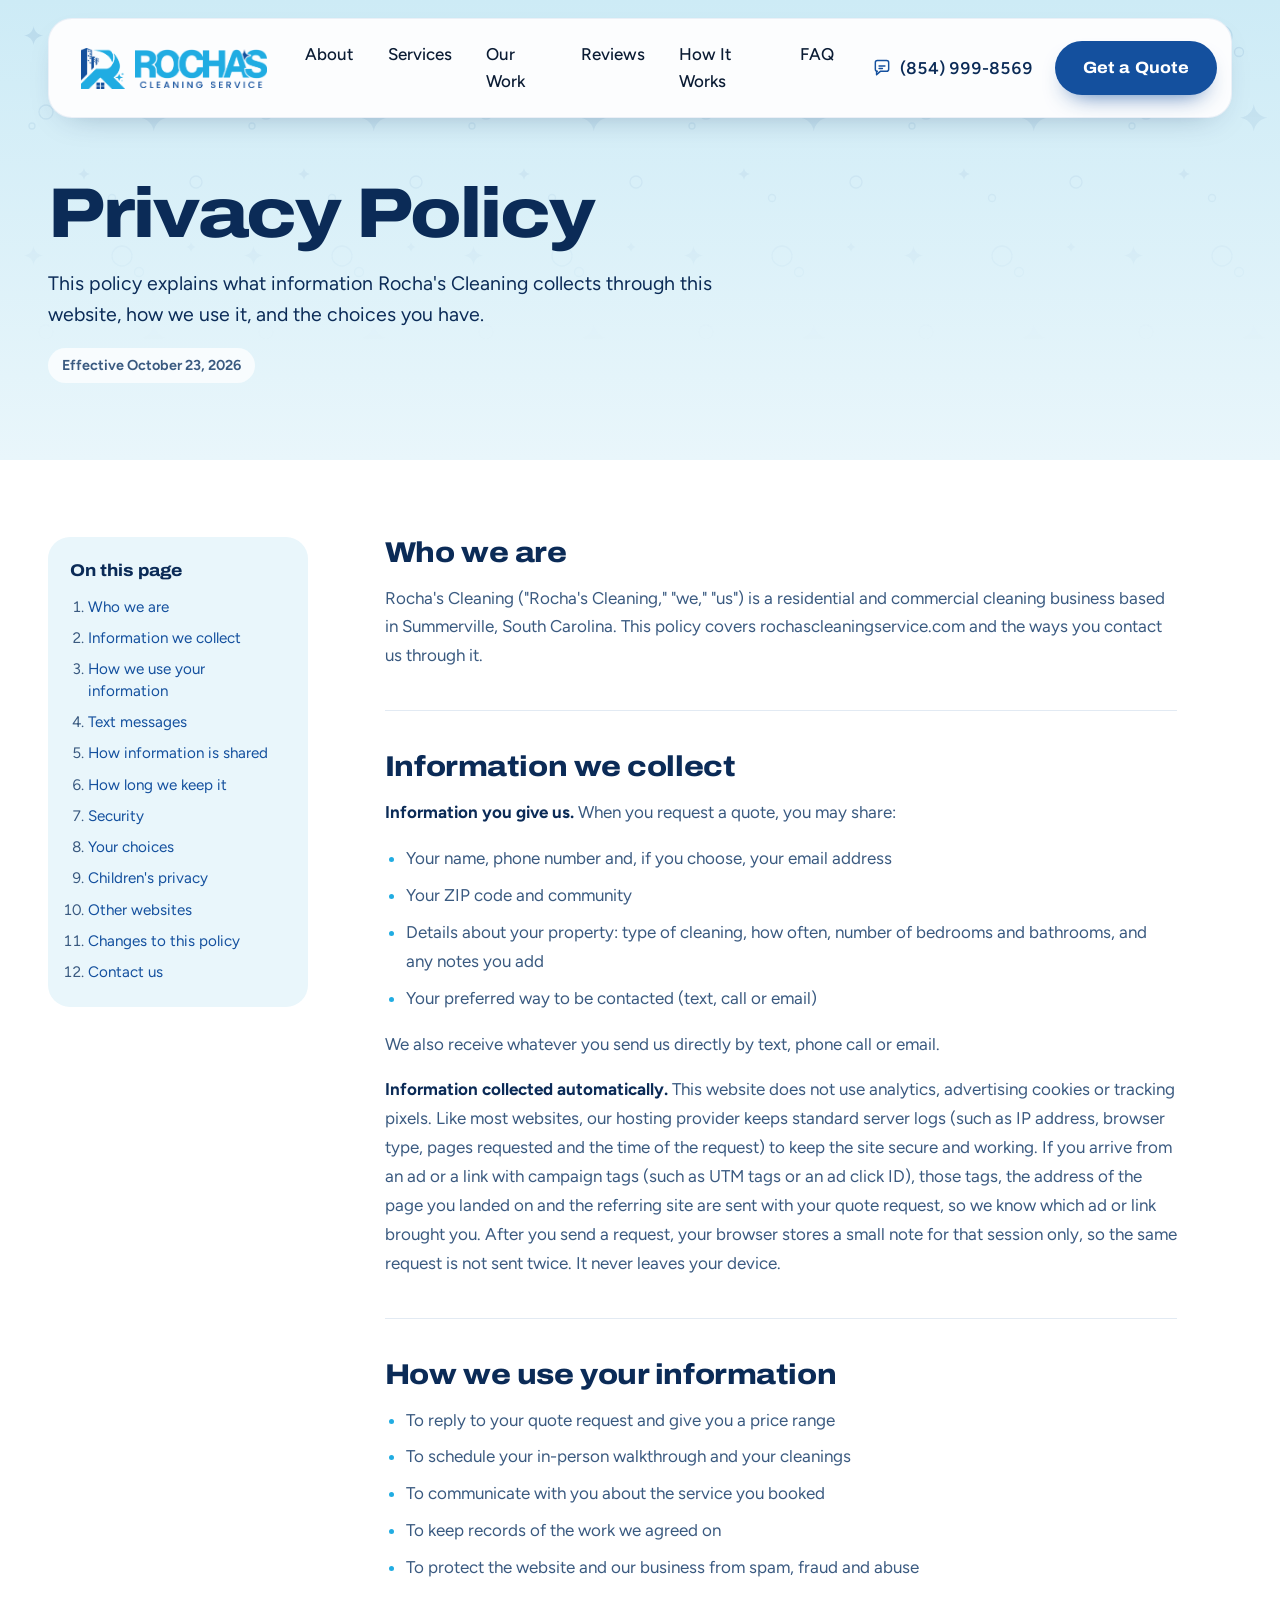
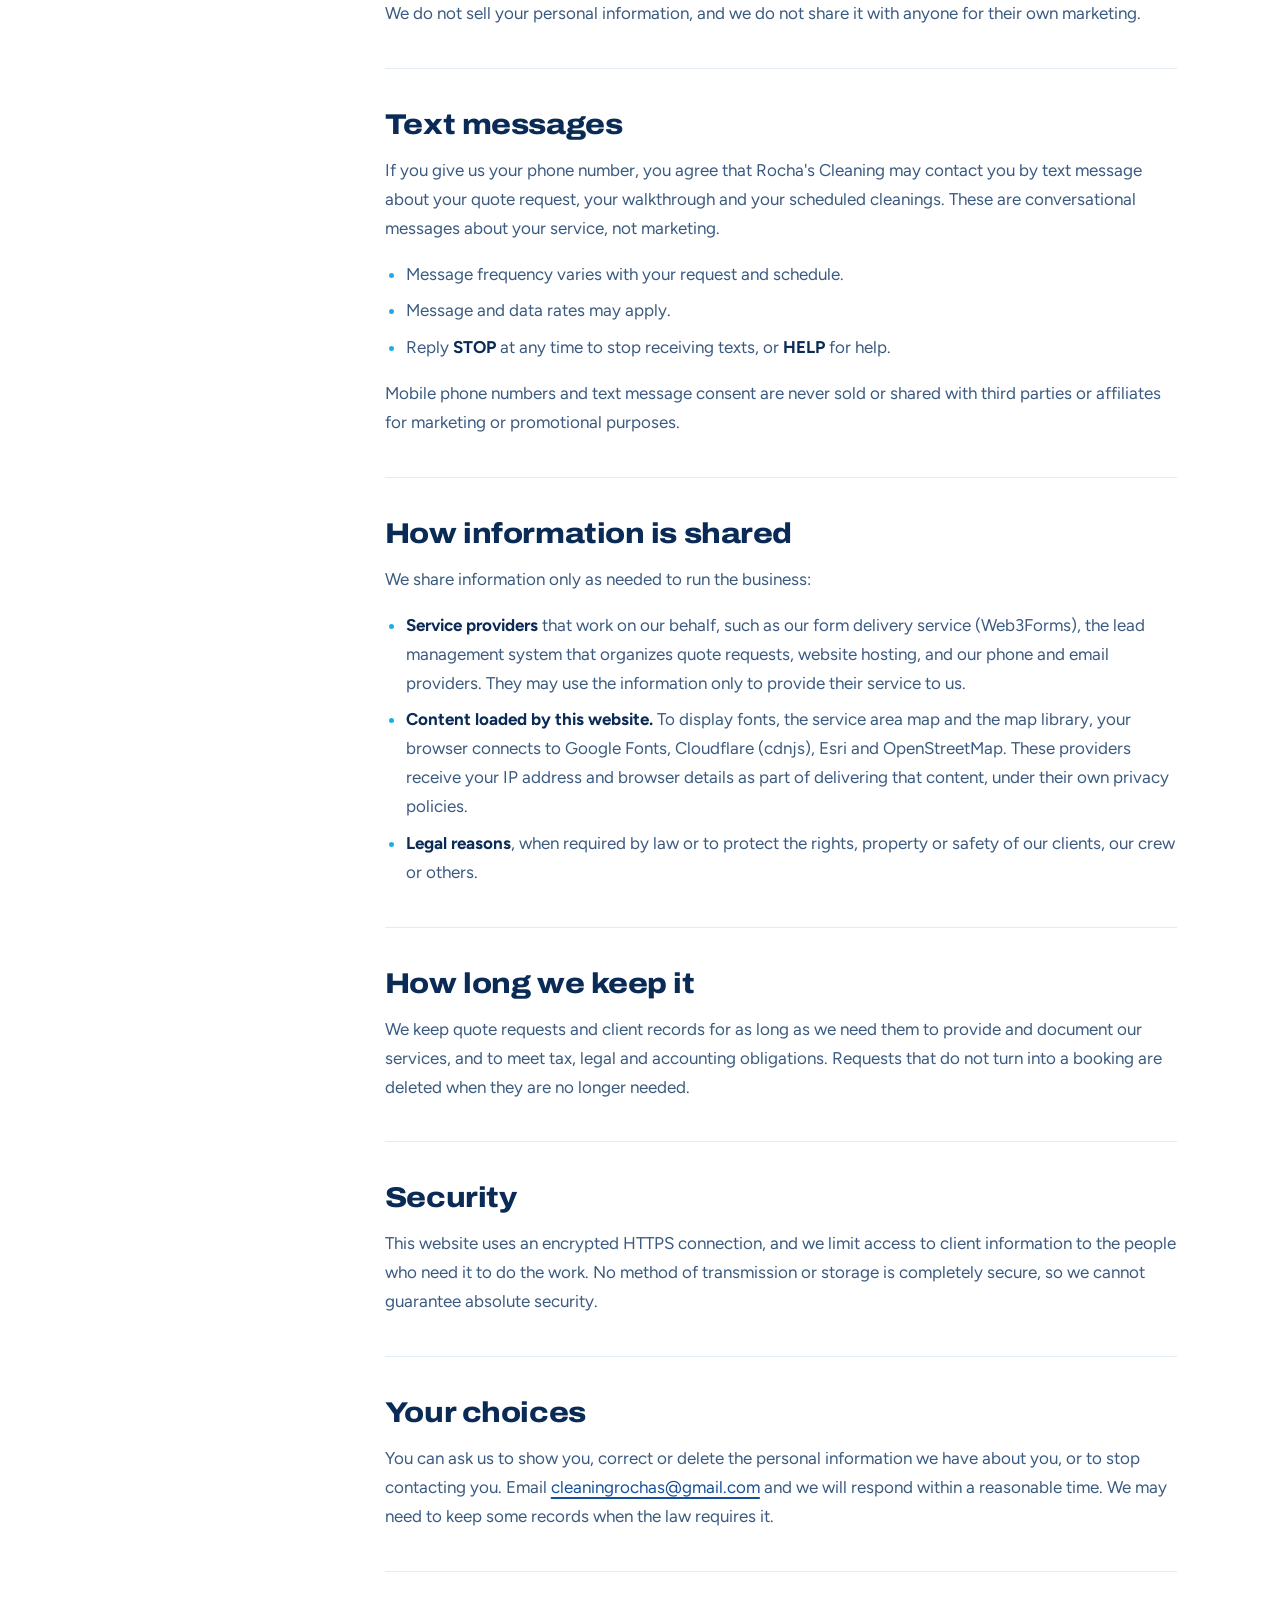
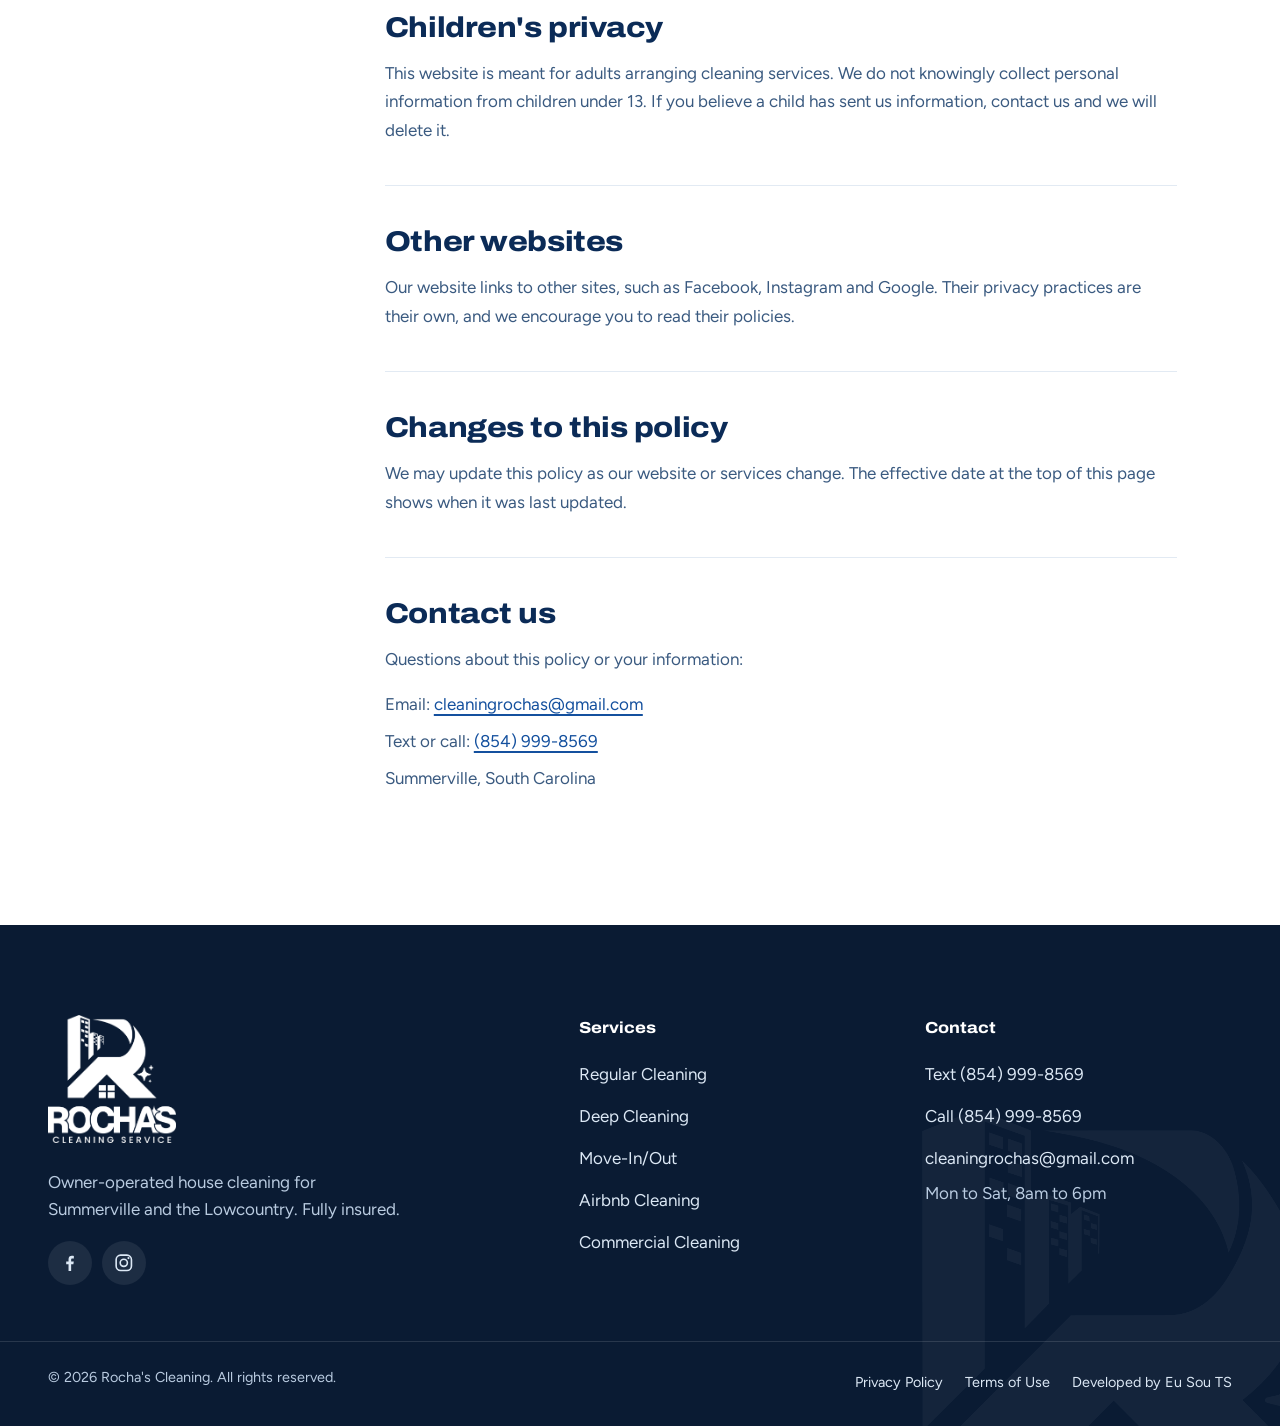
<file: privacy-policy.html>
<!doctype html>
<html lang="en">
<head>
  <meta charset="utf-8">
  <meta name="viewport" content="width=device-width, initial-scale=1">
  <title>Privacy Policy | Rocha's Cleaning</title>
  <meta name="description" content="How Rocha's Cleaning collects, uses and protects the information you share when you request a cleaning quote.">
  <meta name="theme-color" content="#CDEBF6">
  <link rel="canonical" href="https://rochascleaningservice.com/privacy-policy">
  <link rel="icon" href="favicon.ico" sizes="48x48">
  <link rel="icon" href="assets/icons/favicon-32x32.png" type="image/png" sizes="32x32">
  <link rel="apple-touch-icon" href="assets/icons/apple-touch-icon.png" sizes="180x180">
  <link rel="manifest" href="site.webmanifest">
  <meta property="og:type" content="website">
  <meta property="og:site_name" content="Rocha's Cleaning">
  <meta property="og:title" content="Privacy Policy | Rocha's Cleaning">
  <meta property="og:image" content="https://rochascleaningservice.com/assets/img/og-image.png">
  <link rel="preconnect" href="https://fonts.googleapis.com">
  <link rel="preconnect" href="https://fonts.gstatic.com" crossorigin>
  <link href="https://fonts.googleapis.com/css2?family=Archivo:ital,wdth,wght@0,62..125,400..900;1,62..125,400..900&family=Figtree:wght@400..700&display=swap" rel="stylesheet">
  <link rel="stylesheet" href="assets/css/style.css?v=202610300927">
</head>
<body class="page">
<svg width="0" height="0" style="position:absolute" aria-hidden="true">
  <defs>
    <symbol id="i-sparkle" viewBox="0 0 24 24"><path d="M12 0c.8 6.5 5.5 11.2 12 12-6.5.8-11.2 5.5-12 12-.8-6.5-5.5-11.2-12-12C6.5 11.2 11.2 6.5 12 0Z" fill="currentColor"/></symbol>
    <symbol id="i-arrow" viewBox="0 0 24 24"><path d="M5 12h14M13 6l6 6-6 6" fill="none" stroke="currentColor" stroke-width="1.9" stroke-linecap="round" stroke-linejoin="round"/></symbol>
    <symbol id="i-chat" viewBox="0 0 24 24"><path d="M4 5.5A2.5 2.5 0 0 1 6.5 3h11A2.5 2.5 0 0 1 20 5.5v8a2.5 2.5 0 0 1-2.5 2.5H10l-4.5 4v-4H6.5A2.5 2.5 0 0 1 4 13.5v-8Z" fill="none" stroke="currentColor" stroke-width="1.75" stroke-linejoin="round"/><path d="M8.5 9.5h7M8.5 12.5h4" stroke="currentColor" stroke-width="1.75" stroke-linecap="round"/></symbol>
    <symbol id="i-phone" viewBox="0 0 24 24"><path d="M6.6 3.5h2.3l1.6 4.2-2 1.4a11 11 0 0 0 6.4 6.4l1.4-2 4.2 1.6v2.3a2 2 0 0 1-2.2 2A16.5 16.5 0 0 1 4.6 5.7a2 2 0 0 1 2-2.2Z" fill="none" stroke="currentColor" stroke-width="1.75" stroke-linejoin="round"/></symbol>
    <symbol id="i-mail" viewBox="0 0 24 24"><rect x="3" y="5" width="18" height="14" rx="2.5" fill="none" stroke="currentColor" stroke-width="1.75"/><path d="m4 7 8 6 8-6" fill="none" stroke="currentColor" stroke-width="1.75" stroke-linejoin="round"/></symbol>
    <symbol id="i-shield" viewBox="0 0 24 24"><path d="M12 3 5 5.8v5.4c0 4.3 2.9 8 7 9.8 4.1-1.8 7-5.5 7-9.8V5.8L12 3Z" fill="none" stroke="currentColor" stroke-width="1.75" stroke-linejoin="round"/><path d="m8.8 12 2.2 2.2 4.4-4.4" fill="none" stroke="currentColor" stroke-width="1.75" stroke-linecap="round" stroke-linejoin="round"/></symbol>
    <symbol id="i-facebook" viewBox="0 0 24 24"><path d="M13.5 21v-7.5H16l.4-3h-2.9V8.6c0-.9.3-1.5 1.5-1.5h1.5V4.4c-.3 0-1.2-.1-2.2-.1-2.2 0-3.7 1.3-3.7 3.8v2.4H8v3h2.6V21h2.9Z" fill="currentColor"/></symbol>
    <symbol id="i-instagram" viewBox="0 0 24 24"><rect x="3.5" y="3.5" width="17" height="17" rx="5" fill="none" stroke="currentColor" stroke-width="1.8"/><circle cx="12" cy="12" r="4" fill="none" stroke="currentColor" stroke-width="1.8"/><circle cx="17.2" cy="6.8" r="1.2" fill="currentColor"/></symbol>
  </defs>
</svg>

<a class="skip" href="#main">Skip to content</a>

<header class="nav" id="top">
  <div class="nav__bar">
    <a class="nav__brand" href="/" aria-label="Rocha's Cleaning home">
      <img src="assets/img/icon.webp" alt="" width="44" height="41">
      <img class="nav__word" src="assets/img/wordmark.webp" alt="Rocha's Cleaning Service" width="128" height="38">
    </a>
    <nav class="nav__links" aria-label="Main">
      <a href="/#about">About</a>
      <a href="/#services">Services</a>
      <a href="/#work">Our Work</a>
      <a href="/#reviews">Reviews</a>
      <a href="/#how">How It Works</a>
      <a href="/#faq">FAQ</a>
    </nav>
    <div class="nav__cta">
      <a class="nav__text" href="sms:+18549998569"><svg aria-hidden="true"><use href="#i-chat"/></svg><span>(854) 999-8569</span></a>
      <a class="btn btn--nav" href="/#quote">Get a Quote</a>
    </div>
    <button class="nav__toggle" type="button" aria-expanded="false" aria-controls="menu" aria-label="Open menu"><span></span><span></span></button>
  </div>
  <div class="menu" id="menu" hidden>
    <a href="/#about">About</a>
    <a href="/#services">Services</a>
    <a href="/#work">Our Work</a>
    <a href="/#reviews">Reviews</a>
    <a href="/#how">How It Works</a>
    <a href="/#faq">FAQ</a>
    <a class="btn" href="/#quote">Get a Quote</a>
  </div>
</header>

<main id="main">
  <section class="doc-hero">
    <div class="ceiling__planks ceiling__planks--flat" aria-hidden="true"></div>
    <div class="wrap">
      <h1 class="doc-hero__title">Privacy Policy</h1>
      <p class="doc-hero__lead">This policy explains what information Rocha's Cleaning collects through this website, how we use it, and the choices you have.</p>
      <p class="doc-hero__meta">Effective October 23, 2026</p>
    </div>
  </section>

  <div class="wrap doc">
    <nav class="doc__toc" aria-label="On this page">
      <p class="doc__toc-title">On this page</p>
      <ol>
        <li><a href="#who">Who we are</a></li>
        <li><a href="#collect">Information we collect</a></li>
        <li><a href="#use">How we use your information</a></li>
        <li><a href="#texts">Text messages</a></li>
        <li><a href="#share">How information is shared</a></li>
        <li><a href="#keep">How long we keep it</a></li>
        <li><a href="#security">Security</a></li>
        <li><a href="#choices">Your choices</a></li>
        <li><a href="#children">Children's privacy</a></li>
        <li><a href="#links">Other websites</a></li>
        <li><a href="#changes">Changes to this policy</a></li>
        <li><a href="#contact">Contact us</a></li>
      </ol>
    </nav>
    <article class="doc__body">
      <section id="who">
        <h2>Who we are</h2>
        <p>Rocha's Cleaning ("Rocha's Cleaning," "we," "us") is a residential and commercial cleaning business based in Summerville, South Carolina. This policy covers rochascleaningservice.com and the ways you contact us through it.</p>
      </section>
      <section id="collect">
        <h2>Information we collect</h2>
        <p><strong>Information you give us.</strong> When you request a quote, you may share:</p>
        <ul>
        <li>Your name, phone number and, if you choose, your email address</li>
        <li>Your ZIP code and community</li>
        <li>Details about your property: type of cleaning, how often, number of bedrooms and bathrooms, and any notes you add</li>
        <li>Your preferred way to be contacted (text, call or email)</li>
        </ul>
        <p>We also receive whatever you send us directly by text, phone call or email.</p>
        <p><strong>Information collected automatically.</strong> This website does not use analytics, advertising cookies or tracking pixels. Like most websites, our hosting provider keeps standard server logs (such as IP address, browser type, pages requested and the time of the request) to keep the site secure and working. If you arrive from an ad or a link with campaign tags (such as UTM tags or an ad click ID), those tags, the address of the page you landed on and the referring site are sent with your quote request, so we know which ad or link brought you. After you send a request, your browser stores a small note for that session only, so the same request is not sent twice. It never leaves your device.</p>
      </section>
      <section id="use">
        <h2>How we use your information</h2>
        <ul>
        <li>To reply to your quote request and give you a price range</li>
        <li>To schedule your in-person walkthrough and your cleanings</li>
        <li>To communicate with you about the service you booked</li>
        <li>To keep records of the work we agreed on</li>
        <li>To protect the website and our business from spam, fraud and abuse</li>
        </ul>
        <p>We do not sell your personal information, and we do not share it with anyone for their own marketing.</p>
      </section>
      <section id="texts">
        <h2>Text messages</h2>
        <p>If you give us your phone number, you agree that Rocha's Cleaning may contact you by text message about your quote request, your walkthrough and your scheduled cleanings. These are conversational messages about your service, not marketing.</p>
        <ul>
        <li>Message frequency varies with your request and schedule.</li>
        <li>Message and data rates may apply.</li>
        <li>Reply <strong>STOP</strong> at any time to stop receiving texts, or <strong>HELP</strong> for help.</li>
        </ul>
        <p>Mobile phone numbers and text message consent are never sold or shared with third parties or affiliates for marketing or promotional purposes.</p>
      </section>
      <section id="share">
        <h2>How information is shared</h2>
        <p>We share information only as needed to run the business:</p>
        <ul>
        <li><strong>Service providers</strong> that work on our behalf, such as our form delivery service (Web3Forms), the lead management system that organizes quote requests, website hosting, and our phone and email providers. They may use the information only to provide their service to us.</li>
        <li><strong>Content loaded by this website.</strong> To display fonts, the service area map and the map library, your browser connects to Google Fonts, Cloudflare (cdnjs), Esri and OpenStreetMap. These providers receive your IP address and browser details as part of delivering that content, under their own privacy policies.</li>
        <li><strong>Legal reasons</strong>, when required by law or to protect the rights, property or safety of our clients, our crew or others.</li>
        </ul>
      </section>
      <section id="keep">
        <h2>How long we keep it</h2>
        <p>We keep quote requests and client records for as long as we need them to provide and document our services, and to meet tax, legal and accounting obligations. Requests that do not turn into a booking are deleted when they are no longer needed.</p>
      </section>
      <section id="security">
        <h2>Security</h2>
        <p>This website uses an encrypted HTTPS connection, and we limit access to client information to the people who need it to do the work. No method of transmission or storage is completely secure, so we cannot guarantee absolute security.</p>
      </section>
      <section id="choices">
        <h2>Your choices</h2>
        <p>You can ask us to show you, correct or delete the personal information we have about you, or to stop contacting you. Email <a href="mailto:cleaningrochas@gmail.com">cleaningrochas@gmail.com</a> and we will respond within a reasonable time. We may need to keep some records when the law requires it.</p>
      </section>
      <section id="children">
        <h2>Children's privacy</h2>
        <p>This website is meant for adults arranging cleaning services. We do not knowingly collect personal information from children under 13. If you believe a child has sent us information, contact us and we will delete it.</p>
      </section>
      <section id="links">
        <h2>Other websites</h2>
        <p>Our website links to other sites, such as Facebook, Instagram and Google. Their privacy practices are their own, and we encourage you to read their policies.</p>
      </section>
      <section id="changes">
        <h2>Changes to this policy</h2>
        <p>We may update this policy as our website or services change. The effective date at the top of this page shows when it was last updated.</p>
      </section>
      <section id="contact">
        <h2>Contact us</h2>
        <p>Questions about this policy or your information:</p>
        <ul class="doc__contact">
        <li>Email: <a href="mailto:cleaningrochas@gmail.com">cleaningrochas@gmail.com</a></li>
        <li>Text or call: <a href="tel:+18549998569">(854) 999-8569</a></li>
        <li>Summerville, South Carolina</li>
        </ul>
      </section>
    </article>
  </div>
</main>

<footer class="foot">
  <div class="wrap foot__grid">
    <div class="foot__brand">
      <a href="/" aria-label="Rocha's Cleaning home"><img src="assets/img/logo-white.webp" alt="Rocha's Cleaning Service" width="150" height="150" loading="lazy"></a>
      <p>Owner-operated house cleaning for Summerville and the Lowcountry. Fully insured.</p>
      <div class="foot__socials">
        <a class="foot__social" href="https://www.facebook.com/share/1C5yU5uX3A/" target="_blank" rel="noopener" aria-label="Rocha's Cleaning on Facebook"><svg aria-hidden="true"><use href="#i-facebook"/></svg></a>
        <a class="foot__social" href="https://www.instagram.com/rochacleanings/" target="_blank" rel="noopener" aria-label="Rocha's Cleaning on Instagram"><svg aria-hidden="true"><use href="#i-instagram"/></svg></a>
      </div>
    </div>
    <div>
      <h2 class="foot__h">Services</h2>
      <ul>
        <li><a href="/#services">Regular Cleaning</a></li>
        <li><a href="/#services">Deep Cleaning</a></li>
        <li><a href="/#services">Move-In/Out</a></li>
        <li><a href="/#services">Airbnb Cleaning</a></li>
        <li><a href="/#services">Commercial Cleaning</a></li>
      </ul>
    </div>
    <div>
      <h2 class="foot__h">Contact</h2>
      <ul>
        <li><a href="sms:+18549998569">Text (854) 999-8569</a></li>
        <li><a href="tel:+18549998569">Call (854) 999-8569</a></li>
        <li><a href="mailto:cleaningrochas@gmail.com">cleaningrochas@gmail.com</a></li>
        <li>Mon to Sat, 8am to 6pm</li>
      </ul>
    </div>
  </div>
  <div class="wrap foot__base">
    <p>&copy; <span id="year">2026</span> Rocha's Cleaning. All rights reserved.</p>
    <nav class="foot__legal" aria-label="Legal">
      <a href="/privacy-policy">Privacy Policy</a>
      <a href="/terms-of-use">Terms of Use</a>
      <a href="https://eusouts.com.br/" target="_blank" rel="noopener">Developed by Eu Sou TS</a>
    </nav>
  </div>
</footer>

<script src="assets/js/page.js?v=202610300927" defer></script>
</body>
</html>
</file>
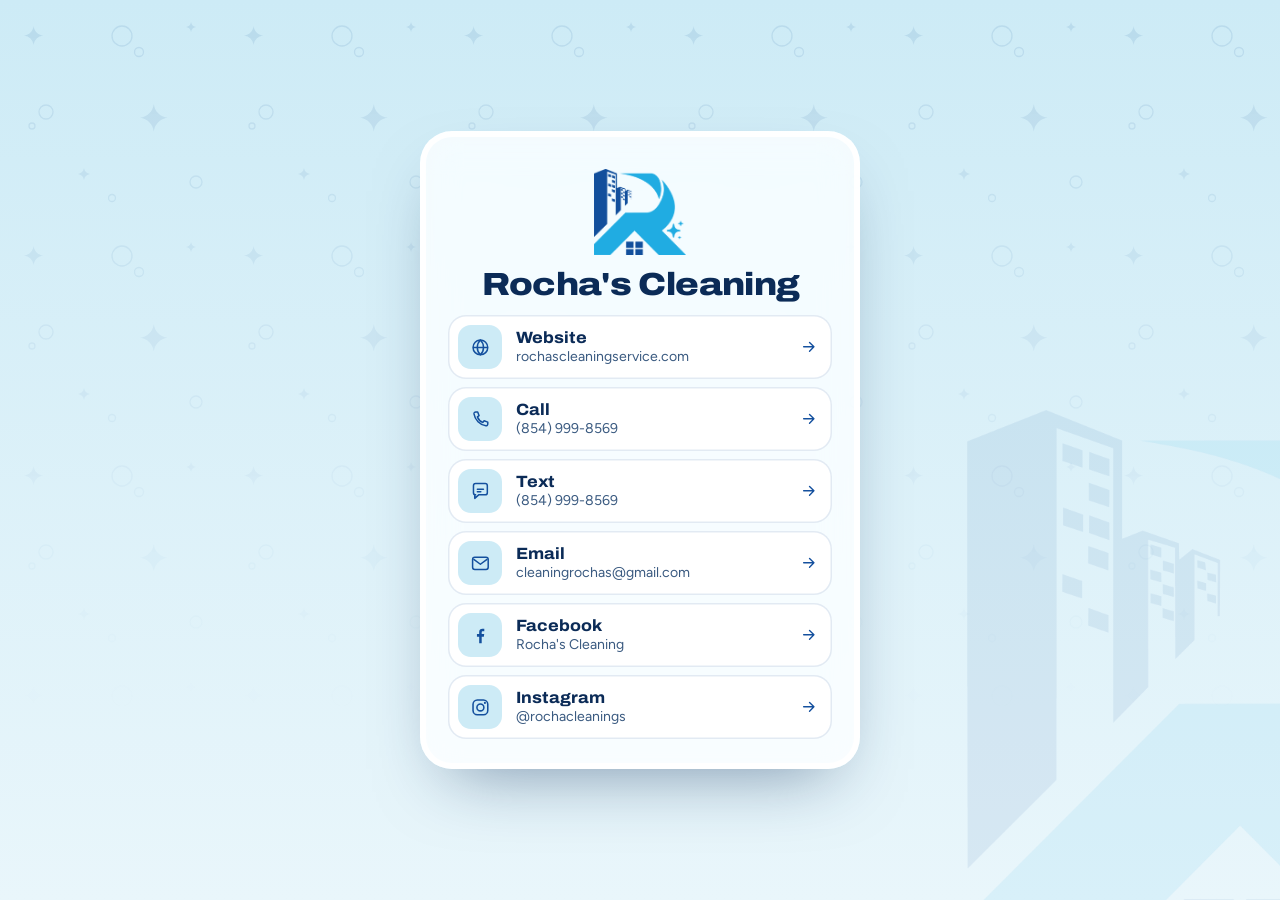
<file: redirect.html>
<!doctype html>
<html lang="en">
<head>
  <meta charset="utf-8">
  <meta name="viewport" content="width=device-width, initial-scale=1">
  <title>Rocha's Cleaning | Contact card</title>
  <meta name="description" content="Call, text, email or visit Rocha's Cleaning, house cleaning in Summerville and the Lowcountry.">
  <meta name="theme-color" content="#CDEBF6">
  <meta name="robots" content="noindex, follow">
  <link rel="icon" href="favicon.ico" sizes="48x48">
  <link rel="icon" href="assets/icons/favicon-32x32.png" type="image/png" sizes="32x32">
  <link rel="apple-touch-icon" href="assets/icons/apple-touch-icon.png" sizes="180x180">
  <link rel="manifest" href="site.webmanifest">
  <meta property="og:type" content="website">
  <meta property="og:site_name" content="Rocha's Cleaning">
  <meta property="og:title" content="Rocha's Cleaning | Contact card">
  <meta property="og:image" content="https://rochascleaningservice.com/assets/img/og-image.png">
  <link rel="preconnect" href="https://fonts.googleapis.com">
  <link rel="preconnect" href="https://fonts.gstatic.com" crossorigin>
  <link href="https://fonts.googleapis.com/css2?family=Archivo:ital,wdth,wght@0,62..125,400..900;1,62..125,400..900&family=Figtree:wght@400..700&display=swap" rel="stylesheet">
  <link rel="stylesheet" href="assets/css/style.css?v=202610300927">
</head>
<body class="card-page">
<svg width="0" height="0" style="position:absolute" aria-hidden="true">
  <defs>
    <symbol id="i-sparkle" viewBox="0 0 24 24"><path d="M12 0c.8 6.5 5.5 11.2 12 12-6.5.8-11.2 5.5-12 12-.8-6.5-5.5-11.2-12-12C6.5 11.2 11.2 6.5 12 0Z" fill="currentColor"/></symbol>
    <symbol id="i-arrow" viewBox="0 0 24 24"><path d="M5 12h14M13 6l6 6-6 6" fill="none" stroke="currentColor" stroke-width="1.9" stroke-linecap="round" stroke-linejoin="round"/></symbol>
    <symbol id="i-chat" viewBox="0 0 24 24"><path d="M4 5.5A2.5 2.5 0 0 1 6.5 3h11A2.5 2.5 0 0 1 20 5.5v8a2.5 2.5 0 0 1-2.5 2.5H10l-4.5 4v-4H6.5A2.5 2.5 0 0 1 4 13.5v-8Z" fill="none" stroke="currentColor" stroke-width="1.75" stroke-linejoin="round"/><path d="M8.5 9.5h7M8.5 12.5h4" stroke="currentColor" stroke-width="1.75" stroke-linecap="round"/></symbol>
    <symbol id="i-phone" viewBox="0 0 24 24"><path d="M6.6 3.5h2.3l1.6 4.2-2 1.4a11 11 0 0 0 6.4 6.4l1.4-2 4.2 1.6v2.3a2 2 0 0 1-2.2 2A16.5 16.5 0 0 1 4.6 5.7a2 2 0 0 1 2-2.2Z" fill="none" stroke="currentColor" stroke-width="1.75" stroke-linejoin="round"/></symbol>
    <symbol id="i-mail" viewBox="0 0 24 24"><rect x="3" y="5" width="18" height="14" rx="2.5" fill="none" stroke="currentColor" stroke-width="1.75"/><path d="m4 7 8 6 8-6" fill="none" stroke="currentColor" stroke-width="1.75" stroke-linejoin="round"/></symbol>
    <symbol id="i-shield" viewBox="0 0 24 24"><path d="M12 3 5 5.8v5.4c0 4.3 2.9 8 7 9.8 4.1-1.8 7-5.5 7-9.8V5.8L12 3Z" fill="none" stroke="currentColor" stroke-width="1.75" stroke-linejoin="round"/><path d="m8.8 12 2.2 2.2 4.4-4.4" fill="none" stroke="currentColor" stroke-width="1.75" stroke-linecap="round" stroke-linejoin="round"/></symbol>
    <symbol id="i-facebook" viewBox="0 0 24 24"><path d="M13.5 21v-7.5H16l.4-3h-2.9V8.6c0-.9.3-1.5 1.5-1.5h1.5V4.4c-.3 0-1.2-.1-2.2-.1-2.2 0-3.7 1.3-3.7 3.8v2.4H8v3h2.6V21h2.9Z" fill="currentColor"/></symbol>
    <symbol id="i-instagram" viewBox="0 0 24 24"><rect x="3.5" y="3.5" width="17" height="17" rx="5" fill="none" stroke="currentColor" stroke-width="1.8"/><circle cx="12" cy="12" r="4" fill="none" stroke="currentColor" stroke-width="1.8"/><circle cx="17.2" cy="6.8" r="1.2" fill="currentColor"/></symbol>
    <symbol id="i-globe" viewBox="0 0 24 24"><circle cx="12" cy="12" r="8.5" fill="none" stroke="currentColor" stroke-width="1.75"/><path d="M3.5 12h17M12 3.5c2.4 2.4 3.6 5.2 3.6 8.5s-1.2 6.1-3.6 8.5c-2.4-2.4-3.6-5.2-3.6-8.5s1.2-6.1 3.6-8.5Z" fill="none" stroke="currentColor" stroke-width="1.75" stroke-linejoin="round"/></symbol>
    <symbol id="i-contact" viewBox="0 0 24 24"><rect x="3.5" y="4.5" width="17" height="15" rx="2.5" fill="none" stroke="currentColor" stroke-width="1.75"/><circle cx="9.5" cy="10.5" r="2.3" fill="none" stroke="currentColor" stroke-width="1.75"/><path d="M5.8 16.2c.6-1.8 2-2.7 3.7-2.7s3.1.9 3.7 2.7M15 9.5h3M15 13h3" fill="none" stroke="currentColor" stroke-width="1.75" stroke-linecap="round"/></symbol>
  </defs>
</svg>

<main id="main" class="card-wrap">
  <img class="card-wrap__mark" src="assets/img/icon.webp" alt="" width="1615" height="1515">
  <section class="card" aria-labelledby="card-title">
    <img class="card__logo" src="assets/img/icon.webp" alt="" width="1615" height="1515">
    <h1 id="card-title" class="card__name">Rocha's Cleaning</h1>


    <ul class="card__links">
        <li><a class="card__link" href="/"><span class="card__icon"><svg aria-hidden="true"><use href="#i-globe"/></svg></span><span class="card__text"><strong>Website</strong><span>rochascleaningservice.com</span></span><svg class="card__go" aria-hidden="true"><use href="#i-arrow"/></svg></a></li>
        <li><a class="card__link" href="tel:+18549998569"><span class="card__icon"><svg aria-hidden="true"><use href="#i-phone"/></svg></span><span class="card__text"><strong>Call</strong><span>(854) 999-8569</span></span><svg class="card__go" aria-hidden="true"><use href="#i-arrow"/></svg></a></li>
        <li><a class="card__link" href="sms:+18549998569"><span class="card__icon"><svg aria-hidden="true"><use href="#i-chat"/></svg></span><span class="card__text"><strong>Text</strong><span>(854) 999-8569</span></span><svg class="card__go" aria-hidden="true"><use href="#i-arrow"/></svg></a></li>
        <li><a class="card__link" href="mailto:cleaningrochas@gmail.com"><span class="card__icon"><svg aria-hidden="true"><use href="#i-mail"/></svg></span><span class="card__text"><strong>Email</strong><span>cleaningrochas@gmail.com</span></span><svg class="card__go" aria-hidden="true"><use href="#i-arrow"/></svg></a></li>
        <li><a class="card__link" href="https://www.facebook.com/share/1C5yU5uX3A/" target="_blank" rel="noopener"><span class="card__icon"><svg aria-hidden="true"><use href="#i-facebook"/></svg></span><span class="card__text"><strong>Facebook</strong><span>Rocha's Cleaning</span></span><svg class="card__go" aria-hidden="true"><use href="#i-arrow"/></svg></a></li>
        <li><a class="card__link" href="https://www.instagram.com/rochacleanings/" target="_blank" rel="noopener"><span class="card__icon"><svg aria-hidden="true"><use href="#i-instagram"/></svg></span><span class="card__text"><strong>Instagram</strong><span>@rochacleanings</span></span><svg class="card__go" aria-hidden="true"><use href="#i-arrow"/></svg></a></li>
    </ul>
  </section>
</main>
</body>
</html>
</file>
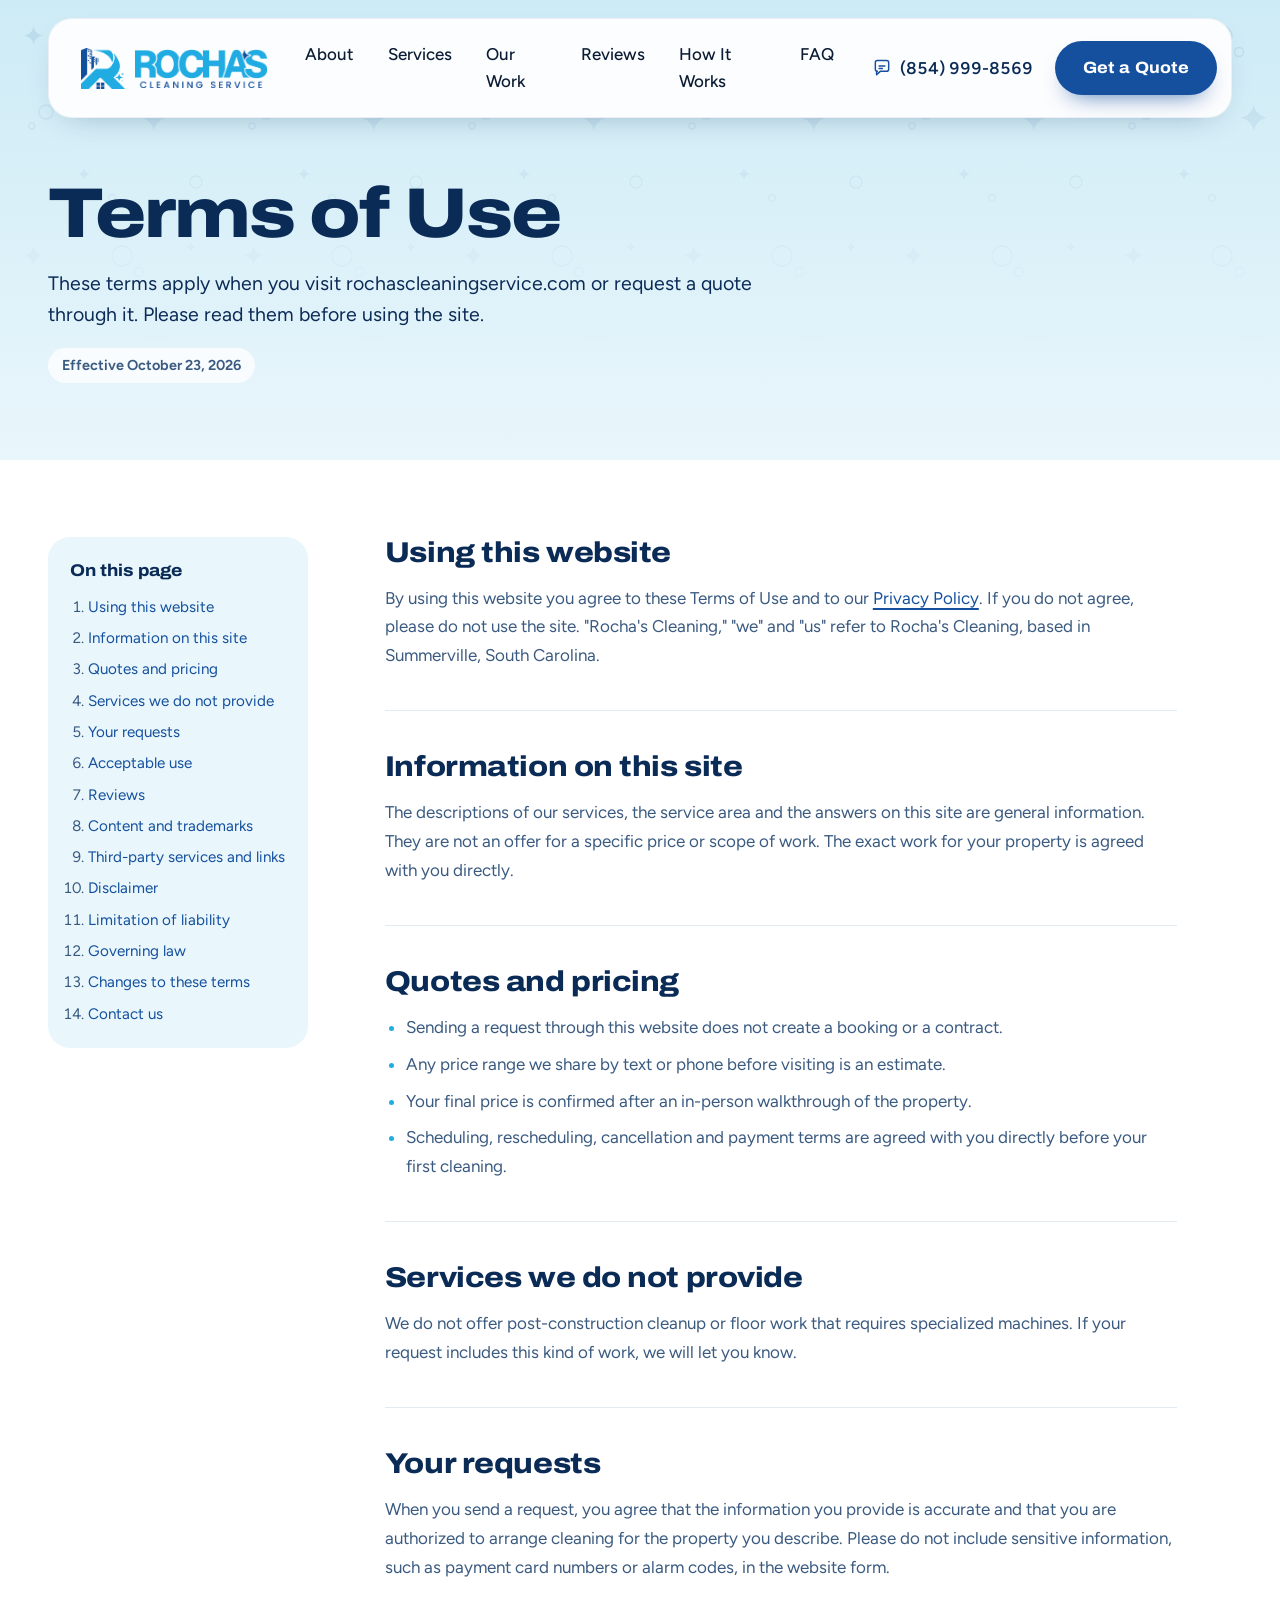
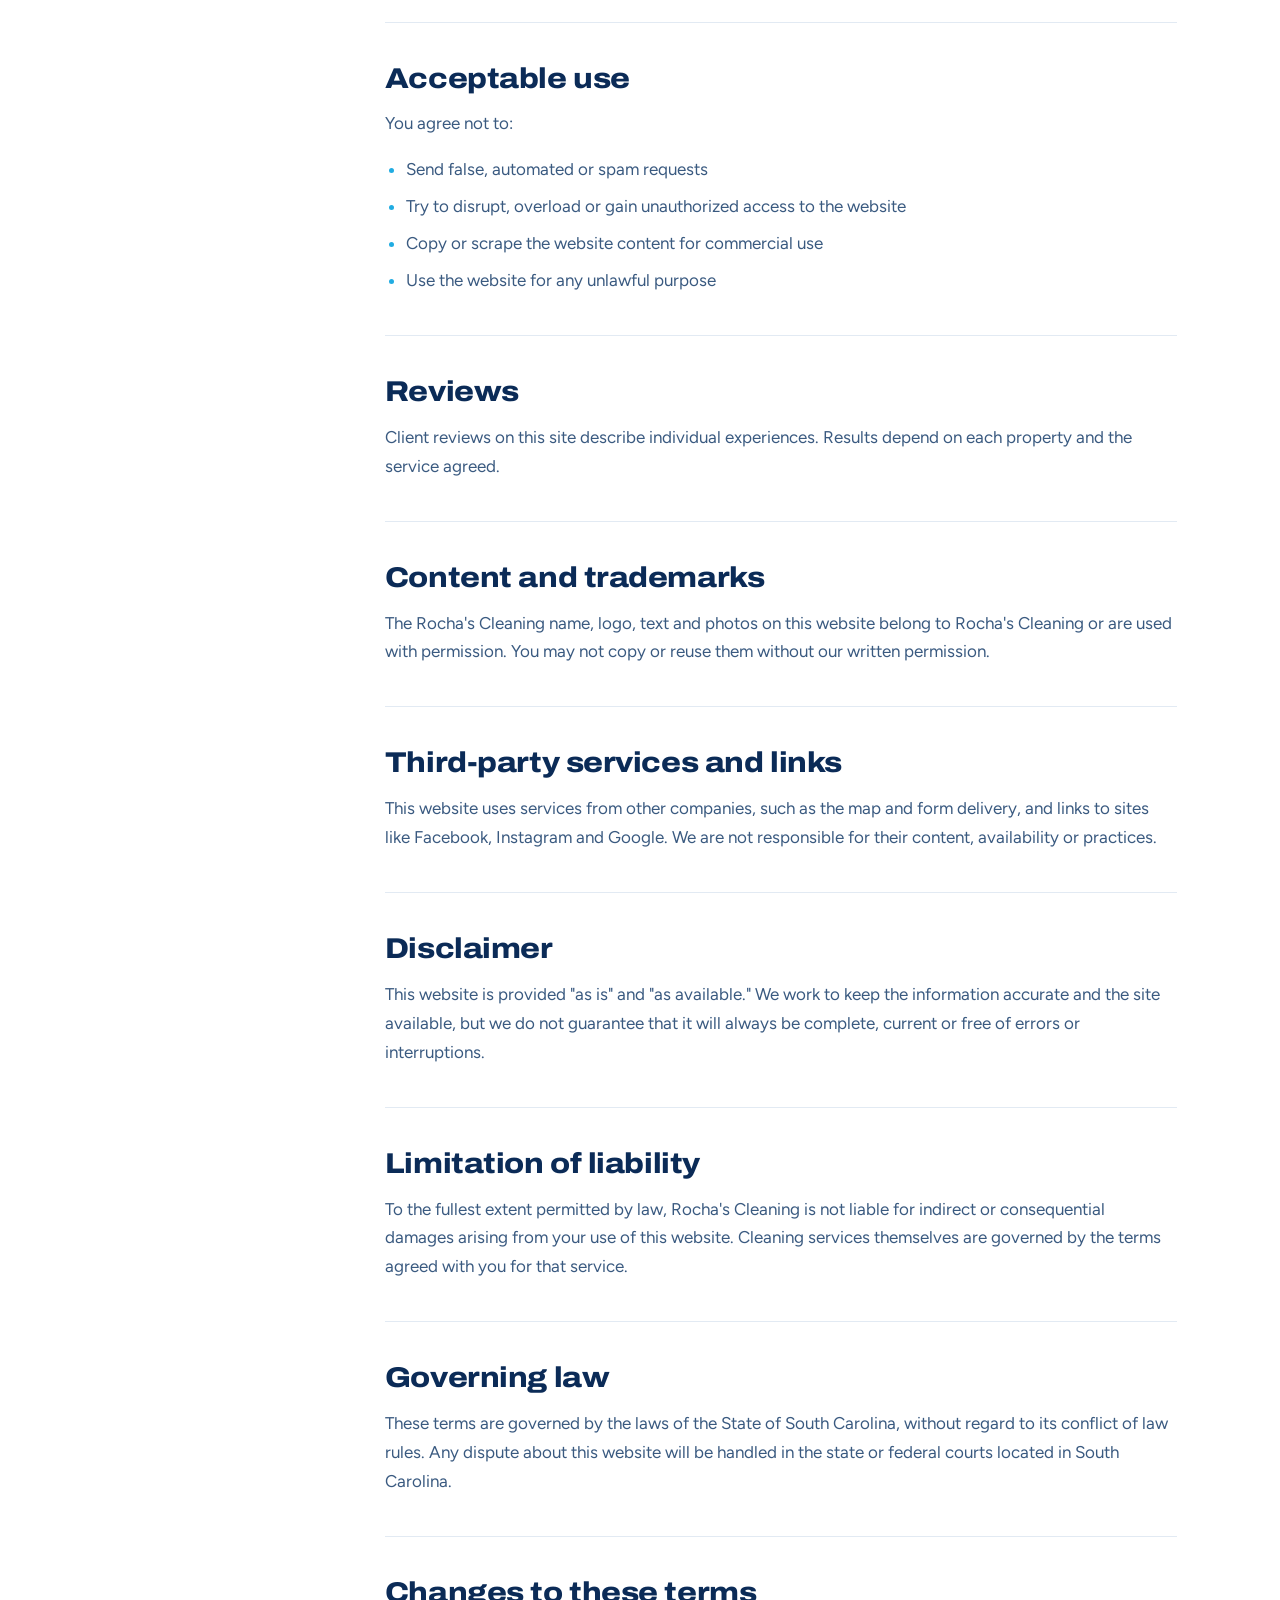
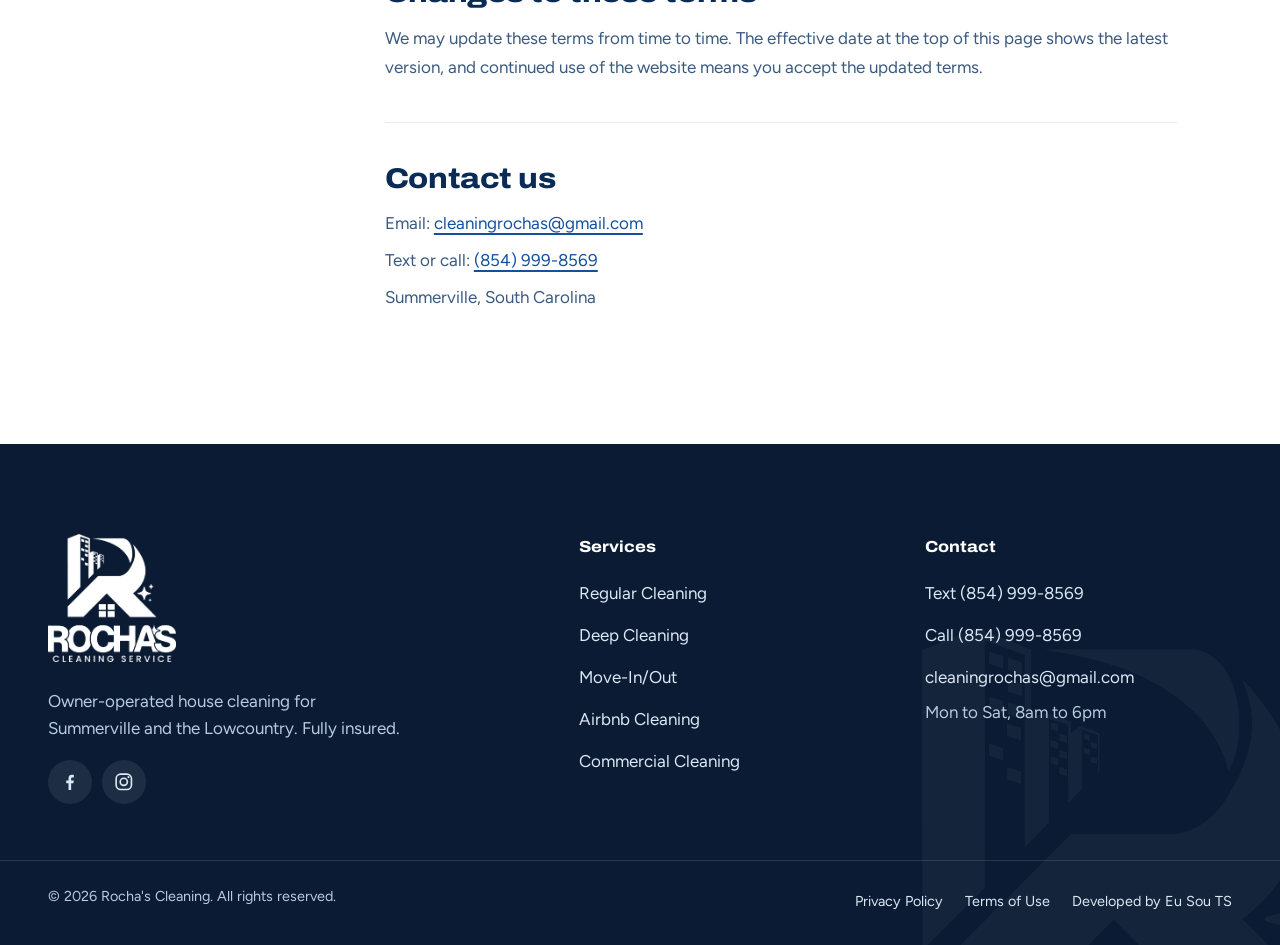
<file: terms-of-use.html>
<!doctype html>
<html lang="en">
<head>
  <meta charset="utf-8">
  <meta name="viewport" content="width=device-width, initial-scale=1">
  <title>Terms of Use | Rocha's Cleaning</title>
  <meta name="description" content="The terms that apply when you use the Rocha's Cleaning website and request a cleaning quote.">
  <meta name="theme-color" content="#CDEBF6">
  <link rel="canonical" href="https://rochascleaningservice.com/terms-of-use">
  <link rel="icon" href="favicon.ico" sizes="48x48">
  <link rel="icon" href="assets/icons/favicon-32x32.png" type="image/png" sizes="32x32">
  <link rel="apple-touch-icon" href="assets/icons/apple-touch-icon.png" sizes="180x180">
  <link rel="manifest" href="site.webmanifest">
  <meta property="og:type" content="website">
  <meta property="og:site_name" content="Rocha's Cleaning">
  <meta property="og:title" content="Terms of Use | Rocha's Cleaning">
  <meta property="og:image" content="https://rochascleaningservice.com/assets/img/og-image.png">
  <link rel="preconnect" href="https://fonts.googleapis.com">
  <link rel="preconnect" href="https://fonts.gstatic.com" crossorigin>
  <link href="https://fonts.googleapis.com/css2?family=Archivo:ital,wdth,wght@0,62..125,400..900;1,62..125,400..900&family=Figtree:wght@400..700&display=swap" rel="stylesheet">
  <link rel="stylesheet" href="assets/css/style.css?v=202610300927">
</head>
<body class="page">
<svg width="0" height="0" style="position:absolute" aria-hidden="true">
  <defs>
    <symbol id="i-sparkle" viewBox="0 0 24 24"><path d="M12 0c.8 6.5 5.5 11.2 12 12-6.5.8-11.2 5.5-12 12-.8-6.5-5.5-11.2-12-12C6.5 11.2 11.2 6.5 12 0Z" fill="currentColor"/></symbol>
    <symbol id="i-arrow" viewBox="0 0 24 24"><path d="M5 12h14M13 6l6 6-6 6" fill="none" stroke="currentColor" stroke-width="1.9" stroke-linecap="round" stroke-linejoin="round"/></symbol>
    <symbol id="i-chat" viewBox="0 0 24 24"><path d="M4 5.5A2.5 2.5 0 0 1 6.5 3h11A2.5 2.5 0 0 1 20 5.5v8a2.5 2.5 0 0 1-2.5 2.5H10l-4.5 4v-4H6.5A2.5 2.5 0 0 1 4 13.5v-8Z" fill="none" stroke="currentColor" stroke-width="1.75" stroke-linejoin="round"/><path d="M8.5 9.5h7M8.5 12.5h4" stroke="currentColor" stroke-width="1.75" stroke-linecap="round"/></symbol>
    <symbol id="i-phone" viewBox="0 0 24 24"><path d="M6.6 3.5h2.3l1.6 4.2-2 1.4a11 11 0 0 0 6.4 6.4l1.4-2 4.2 1.6v2.3a2 2 0 0 1-2.2 2A16.5 16.5 0 0 1 4.6 5.7a2 2 0 0 1 2-2.2Z" fill="none" stroke="currentColor" stroke-width="1.75" stroke-linejoin="round"/></symbol>
    <symbol id="i-mail" viewBox="0 0 24 24"><rect x="3" y="5" width="18" height="14" rx="2.5" fill="none" stroke="currentColor" stroke-width="1.75"/><path d="m4 7 8 6 8-6" fill="none" stroke="currentColor" stroke-width="1.75" stroke-linejoin="round"/></symbol>
    <symbol id="i-shield" viewBox="0 0 24 24"><path d="M12 3 5 5.8v5.4c0 4.3 2.9 8 7 9.8 4.1-1.8 7-5.5 7-9.8V5.8L12 3Z" fill="none" stroke="currentColor" stroke-width="1.75" stroke-linejoin="round"/><path d="m8.8 12 2.2 2.2 4.4-4.4" fill="none" stroke="currentColor" stroke-width="1.75" stroke-linecap="round" stroke-linejoin="round"/></symbol>
    <symbol id="i-facebook" viewBox="0 0 24 24"><path d="M13.5 21v-7.5H16l.4-3h-2.9V8.6c0-.9.3-1.5 1.5-1.5h1.5V4.4c-.3 0-1.2-.1-2.2-.1-2.2 0-3.7 1.3-3.7 3.8v2.4H8v3h2.6V21h2.9Z" fill="currentColor"/></symbol>
    <symbol id="i-instagram" viewBox="0 0 24 24"><rect x="3.5" y="3.5" width="17" height="17" rx="5" fill="none" stroke="currentColor" stroke-width="1.8"/><circle cx="12" cy="12" r="4" fill="none" stroke="currentColor" stroke-width="1.8"/><circle cx="17.2" cy="6.8" r="1.2" fill="currentColor"/></symbol>
  </defs>
</svg>

<a class="skip" href="#main">Skip to content</a>

<header class="nav" id="top">
  <div class="nav__bar">
    <a class="nav__brand" href="/" aria-label="Rocha's Cleaning home">
      <img src="assets/img/icon.webp" alt="" width="44" height="41">
      <img class="nav__word" src="assets/img/wordmark.webp" alt="Rocha's Cleaning Service" width="128" height="38">
    </a>
    <nav class="nav__links" aria-label="Main">
      <a href="/#about">About</a>
      <a href="/#services">Services</a>
      <a href="/#work">Our Work</a>
      <a href="/#reviews">Reviews</a>
      <a href="/#how">How It Works</a>
      <a href="/#faq">FAQ</a>
    </nav>
    <div class="nav__cta">
      <a class="nav__text" href="sms:+18549998569"><svg aria-hidden="true"><use href="#i-chat"/></svg><span>(854) 999-8569</span></a>
      <a class="btn btn--nav" href="/#quote">Get a Quote</a>
    </div>
    <button class="nav__toggle" type="button" aria-expanded="false" aria-controls="menu" aria-label="Open menu"><span></span><span></span></button>
  </div>
  <div class="menu" id="menu" hidden>
    <a href="/#about">About</a>
    <a href="/#services">Services</a>
    <a href="/#work">Our Work</a>
    <a href="/#reviews">Reviews</a>
    <a href="/#how">How It Works</a>
    <a href="/#faq">FAQ</a>
    <a class="btn" href="/#quote">Get a Quote</a>
  </div>
</header>

<main id="main">
  <section class="doc-hero">
    <div class="ceiling__planks ceiling__planks--flat" aria-hidden="true"></div>
    <div class="wrap">
      <h1 class="doc-hero__title">Terms of Use</h1>
      <p class="doc-hero__lead">These terms apply when you visit rochascleaningservice.com or request a quote through it. Please read them before using the site.</p>
      <p class="doc-hero__meta">Effective October 23, 2026</p>
    </div>
  </section>

  <div class="wrap doc">
    <nav class="doc__toc" aria-label="On this page">
      <p class="doc__toc-title">On this page</p>
      <ol>
        <li><a href="#accept">Using this website</a></li>
        <li><a href="#info">Information on this site</a></li>
        <li><a href="#quotes">Quotes and pricing</a></li>
        <li><a href="#scope">Services we do not provide</a></li>
        <li><a href="#requests">Your requests</a></li>
        <li><a href="#conduct">Acceptable use</a></li>
        <li><a href="#reviews">Reviews</a></li>
        <li><a href="#ip">Content and trademarks</a></li>
        <li><a href="#third">Third-party services and links</a></li>
        <li><a href="#disclaimer">Disclaimer</a></li>
        <li><a href="#liability">Limitation of liability</a></li>
        <li><a href="#law">Governing law</a></li>
        <li><a href="#changes">Changes to these terms</a></li>
        <li><a href="#contact">Contact us</a></li>
      </ol>
    </nav>
    <article class="doc__body">
      <section id="accept">
        <h2>Using this website</h2>
        <p>By using this website you agree to these Terms of Use and to our <a href="/privacy-policy">Privacy Policy</a>. If you do not agree, please do not use the site. "Rocha's Cleaning," "we" and "us" refer to Rocha's Cleaning, based in Summerville, South Carolina.</p>
      </section>
      <section id="info">
        <h2>Information on this site</h2>
        <p>The descriptions of our services, the service area and the answers on this site are general information. They are not an offer for a specific price or scope of work. The exact work for your property is agreed with you directly.</p>
      </section>
      <section id="quotes">
        <h2>Quotes and pricing</h2>
        <ul>
        <li>Sending a request through this website does not create a booking or a contract.</li>
        <li>Any price range we share by text or phone before visiting is an estimate.</li>
        <li>Your final price is confirmed after an in-person walkthrough of the property.</li>
        <li>Scheduling, rescheduling, cancellation and payment terms are agreed with you directly before your first cleaning.</li>
        </ul>
      </section>
      <section id="scope">
        <h2>Services we do not provide</h2>
        <p>We do not offer post-construction cleanup or floor work that requires specialized machines. If your request includes this kind of work, we will let you know.</p>
      </section>
      <section id="requests">
        <h2>Your requests</h2>
        <p>When you send a request, you agree that the information you provide is accurate and that you are authorized to arrange cleaning for the property you describe. Please do not include sensitive information, such as payment card numbers or alarm codes, in the website form.</p>
      </section>
      <section id="conduct">
        <h2>Acceptable use</h2>
        <p>You agree not to:</p>
        <ul>
        <li>Send false, automated or spam requests</li>
        <li>Try to disrupt, overload or gain unauthorized access to the website</li>
        <li>Copy or scrape the website content for commercial use</li>
        <li>Use the website for any unlawful purpose</li>
        </ul>
      </section>
      <section id="reviews">
        <h2>Reviews</h2>
        <p>Client reviews on this site describe individual experiences. Results depend on each property and the service agreed.</p>
      </section>
      <section id="ip">
        <h2>Content and trademarks</h2>
        <p>The Rocha's Cleaning name, logo, text and photos on this website belong to Rocha's Cleaning or are used with permission. You may not copy or reuse them without our written permission.</p>
      </section>
      <section id="third">
        <h2>Third-party services and links</h2>
        <p>This website uses services from other companies, such as the map and form delivery, and links to sites like Facebook, Instagram and Google. We are not responsible for their content, availability or practices.</p>
      </section>
      <section id="disclaimer">
        <h2>Disclaimer</h2>
        <p>This website is provided "as is" and "as available." We work to keep the information accurate and the site available, but we do not guarantee that it will always be complete, current or free of errors or interruptions.</p>
      </section>
      <section id="liability">
        <h2>Limitation of liability</h2>
        <p>To the fullest extent permitted by law, Rocha's Cleaning is not liable for indirect or consequential damages arising from your use of this website. Cleaning services themselves are governed by the terms agreed with you for that service.</p>
      </section>
      <section id="law">
        <h2>Governing law</h2>
        <p>These terms are governed by the laws of the State of South Carolina, without regard to its conflict of law rules. Any dispute about this website will be handled in the state or federal courts located in South Carolina.</p>
      </section>
      <section id="changes">
        <h2>Changes to these terms</h2>
        <p>We may update these terms from time to time. The effective date at the top of this page shows the latest version, and continued use of the website means you accept the updated terms.</p>
      </section>
      <section id="contact">
        <h2>Contact us</h2>
        <ul class="doc__contact">
        <li>Email: <a href="mailto:cleaningrochas@gmail.com">cleaningrochas@gmail.com</a></li>
        <li>Text or call: <a href="tel:+18549998569">(854) 999-8569</a></li>
        <li>Summerville, South Carolina</li>
        </ul>
      </section>
    </article>
  </div>
</main>

<footer class="foot">
  <div class="wrap foot__grid">
    <div class="foot__brand">
      <a href="/" aria-label="Rocha's Cleaning home"><img src="assets/img/logo-white.webp" alt="Rocha's Cleaning Service" width="150" height="150" loading="lazy"></a>
      <p>Owner-operated house cleaning for Summerville and the Lowcountry. Fully insured.</p>
      <div class="foot__socials">
        <a class="foot__social" href="https://www.facebook.com/share/1C5yU5uX3A/" target="_blank" rel="noopener" aria-label="Rocha's Cleaning on Facebook"><svg aria-hidden="true"><use href="#i-facebook"/></svg></a>
        <a class="foot__social" href="https://www.instagram.com/rochacleanings/" target="_blank" rel="noopener" aria-label="Rocha's Cleaning on Instagram"><svg aria-hidden="true"><use href="#i-instagram"/></svg></a>
      </div>
    </div>
    <div>
      <h2 class="foot__h">Services</h2>
      <ul>
        <li><a href="/#services">Regular Cleaning</a></li>
        <li><a href="/#services">Deep Cleaning</a></li>
        <li><a href="/#services">Move-In/Out</a></li>
        <li><a href="/#services">Airbnb Cleaning</a></li>
        <li><a href="/#services">Commercial Cleaning</a></li>
      </ul>
    </div>
    <div>
      <h2 class="foot__h">Contact</h2>
      <ul>
        <li><a href="sms:+18549998569">Text (854) 999-8569</a></li>
        <li><a href="tel:+18549998569">Call (854) 999-8569</a></li>
        <li><a href="mailto:cleaningrochas@gmail.com">cleaningrochas@gmail.com</a></li>
        <li>Mon to Sat, 8am to 6pm</li>
      </ul>
    </div>
  </div>
  <div class="wrap foot__base">
    <p>&copy; <span id="year">2026</span> Rocha's Cleaning. All rights reserved.</p>
    <nav class="foot__legal" aria-label="Legal">
      <a href="/privacy-policy">Privacy Policy</a>
      <a href="/terms-of-use">Terms of Use</a>
      <a href="https://eusouts.com.br/" target="_blank" rel="noopener">Developed by Eu Sou TS</a>
    </nav>
  </div>
</footer>

<script src="assets/js/page.js?v=202610300927" defer></script>
</body>
</html>
</file>
<file: assets/css/style.css>
/* Rocha's Cleaning: Haint Blue Porch */

:root {
  --haint: #CDEBF6;
  --haint-deep: #B4E0F1;
  --haint-pale: #E9F6FB;
  --cyan: #21ACE2;
  --cyan-press: #1497CB;
  --navy: #14509E;
  --navy-deep: #0B2B57;
  --ink: #0A1B33;
  --ink-soft: #3A5A80;
  --trim: #FFFFFF;
  --line: rgba(20, 80, 158, .16);

  --glass-bg: rgba(255, 255, 255, .58);
  --glass-edge: rgba(255, 255, 255, .78);
  --shadow-soft: 0 18px 48px -22px rgba(11, 43, 87, .38);
  --shadow-lift: 0 30px 70px -28px rgba(11, 43, 87, .5);

  --f-display: "Archivo", "Helvetica Neue", sans-serif;
  --f-body: "Figtree", "Segoe UI", sans-serif;

  --fs-hero: clamp(2.1rem, 1.1rem + 3.6vw, 4.25rem);
  --fs-h2: clamp(2rem, 1.25rem + 2.4vw, 3.5rem);
  --fs-h3: clamp(1.2rem, 1.05rem + .45vw, 1.5rem);
  --fs-lead: clamp(1.2rem, 1.02rem + .6vw, 1.55rem);
  --fs-body: 1.0625rem;

  --r-lg: 32px;
  --r-md: 22px;
  --r-sm: 14px;

  --gutter: clamp(16px, 4vw, 48px);
  --sect: clamp(84px, 9vw, 148px);
  --ease-out: cubic-bezier(.16, 1, .3, 1);
  --tex-light: url("data:image/svg+xml,%3Csvg xmlns='http://www.w3.org/2000/svg' width='220' height='220' viewBox='0 0 220 220'%3E%3Cg fill='%2314509E' fill-opacity='.11'%3E%3Cpath transform='translate(24 26) scale(.8)' d='M12 0c.8 6.5 5.5 11.2 12 12-6.5.8-11.2 5.5-12 12-.8-6.5-5.5-11.2-12-12C6.5 11.2 11.2 6.5 12 0Z'/%3E%3Cpath transform='translate(140 104) scale(1.15)' d='M12 0c.8 6.5 5.5 11.2 12 12-6.5.8-11.2 5.5-12 12-.8-6.5-5.5-11.2-12-12C6.5 11.2 11.2 6.5 12 0Z'/%3E%3Cpath transform='translate(78 168) scale(.5)' d='M12 0c.8 6.5 5.5 11.2 12 12-6.5.8-11.2 5.5-12 12-.8-6.5-5.5-11.2-12-12C6.5 11.2 11.2 6.5 12 0Z'/%3E%3Cpath transform='translate(186 22) scale(.42)' d='M12 0c.8 6.5 5.5 11.2 12 12-6.5.8-11.2 5.5-12 12-.8-6.5-5.5-11.2-12-12C6.5 11.2 11.2 6.5 12 0Z'/%3E%3C/g%3E%3Cg fill='none' stroke='%2314509E' stroke-opacity='.11' stroke-width='1.3'%3E%3Ccircle cx='122' cy='36' r='10'/%3E%3Ccircle cx='139' cy='52' r='4.5'/%3E%3Ccircle cx='46' cy='112' r='7'/%3E%3Ccircle cx='32' cy='126' r='3'/%3E%3Ccircle cx='196' cy='182' r='6'/%3E%3Ccircle cx='112' cy='198' r='3.5'/%3E%3C/g%3E%3C/svg%3E");
  --tex-dark: url("data:image/svg+xml,%3Csvg xmlns='http://www.w3.org/2000/svg' width='220' height='220' viewBox='0 0 220 220'%3E%3Cg fill='%23FFFFFF' fill-opacity='.07'%3E%3Cpath transform='translate(24 26) scale(.8)' d='M12 0c.8 6.5 5.5 11.2 12 12-6.5.8-11.2 5.5-12 12-.8-6.5-5.5-11.2-12-12C6.5 11.2 11.2 6.5 12 0Z'/%3E%3Cpath transform='translate(140 104) scale(1.15)' d='M12 0c.8 6.5 5.5 11.2 12 12-6.5.8-11.2 5.5-12 12-.8-6.5-5.5-11.2-12-12C6.5 11.2 11.2 6.5 12 0Z'/%3E%3Cpath transform='translate(78 168) scale(.5)' d='M12 0c.8 6.5 5.5 11.2 12 12-6.5.8-11.2 5.5-12 12-.8-6.5-5.5-11.2-12-12C6.5 11.2 11.2 6.5 12 0Z'/%3E%3Cpath transform='translate(186 22) scale(.42)' d='M12 0c.8 6.5 5.5 11.2 12 12-6.5.8-11.2 5.5-12 12-.8-6.5-5.5-11.2-12-12C6.5 11.2 11.2 6.5 12 0Z'/%3E%3C/g%3E%3Cg fill='none' stroke='%23FFFFFF' stroke-opacity='.07' stroke-width='1.3'%3E%3Ccircle cx='122' cy='36' r='10'/%3E%3Ccircle cx='139' cy='52' r='4.5'/%3E%3Ccircle cx='46' cy='112' r='7'/%3E%3Ccircle cx='32' cy='126' r='3'/%3E%3Ccircle cx='196' cy='182' r='6'/%3E%3Ccircle cx='112' cy='198' r='3.5'/%3E%3C/g%3E%3C/svg%3E");
}

*, *::before, *::after { box-sizing: border-box; }
html { scroll-behavior: smooth; -webkit-text-size-adjust: 100%; scroll-padding-top: 96px; }
@media (prefers-reduced-motion: reduce) { html { scroll-behavior: auto; } }
body {
  margin: 0;
  background: var(--trim);
  color: var(--ink);
  font: 400 var(--fs-body)/1.6 var(--f-body);
  -webkit-font-smoothing: antialiased;
  text-rendering: optimizeLegibility;
  overflow-x: clip;
}
img { display: block; max-width: 100%; height: auto; }
svg { width: 1em; height: 1em; flex: none; }
a { color: var(--navy); text-underline-offset: .22em; text-decoration-thickness: 1.5px; }
a:hover { color: var(--navy-deep); }
p { margin: 0 0 1em; }
h1, h2, h3 { margin: 0; }
::selection { background: var(--cyan); color: var(--navy-deep); }
:focus-visible { outline: 3px solid var(--cyan); outline-offset: 3px; border-radius: 6px; }
input, select, textarea, button { font: inherit; color: inherit; }
html { scrollbar-color: var(--navy) var(--haint-pale); }

.sr-only { position: absolute; width: 1px; height: 1px; margin: -1px; overflow: hidden; clip: rect(0 0 0 0); white-space: nowrap; }
.skip { position: absolute; left: 16px; top: -60px; z-index: 100; background: var(--navy-deep); color: #fff; padding: 10px 16px; border-radius: 10px; }
.skip:focus, .skip:hover { top: 12px; color: #fff; }

.wrap { width: 100%; max-width: 1280px; margin-inline: auto; padding-inline: var(--gutter); }
.section { position: relative; padding-block: var(--sect); }

/* Type */
.h2, .hero__title, .h3, .quick__title, .foot__h {
  font-family: var(--f-display);
  font-variation-settings: "wdth" 112;
  font-stretch: 112%;
  color: var(--navy-deep);
  text-wrap: balance;
}
.h2 { font-size: var(--fs-h2); font-weight: 800; line-height: 1.02; letter-spacing: -.025em; margin-bottom: .55em; }
.h3 { font-size: var(--fs-h3); font-weight: 750; line-height: 1.15; letter-spacing: -.01em; }
.lead { font-size: var(--fs-lead); line-height: 1.35; color: var(--navy-deep); font-weight: 500; max-width: 30ch; }

/* Buttons */
.btn {
  --b: var(--cyan);
  display: inline-flex; align-items: center; justify-content: center; gap: .6em;
  min-height: 54px; padding: .85em 1.6em;
  border: 0; border-radius: 999px;
  background: var(--b); color: var(--navy-deep);
  font-family: var(--f-display); font-variation-settings: "wdth" 108; font-weight: 750; font-size: 1rem; letter-spacing: .005em;
  text-decoration: none; cursor: pointer;
  box-shadow: 0 10px 24px -14px rgba(11, 43, 87, .45), inset 0 1px 0 rgba(255, 255, 255, .45);
  transition: transform .5s var(--ease-out), box-shadow .5s var(--ease-out), background-color .2s;
}
.btn svg { font-size: 1.15em; transition: transform .5s var(--ease-out); }
.btn:hover { color: var(--navy-deep); background: #3BB8E8; transform: translateY(-2px); box-shadow: 0 16px 30px -14px rgba(11, 43, 87, .5), inset 0 1px 0 rgba(255, 255, 255, .5); }
.btn:hover svg { transform: translateX(3px); }
.btn:active { transform: translateY(0); background: var(--cyan-press); }
.btn[disabled] { opacity: .65; cursor: progress; transform: none; }
.btn--sm { min-height: 44px; padding: .55em 1.2em; font-size: .95rem; }
.btn--lg { min-height: 60px; font-size: 1.08rem; }
.btn--block { width: 100%; }
.btn--ghost { background: transparent; color: var(--navy); box-shadow: inset 0 0 0 1.5px var(--navy); }
.btn--ghost:hover { background: var(--navy); color: #fff; box-shadow: none; }
.section__cta { margin-top: clamp(40px, 5vw, 64px); display: flex; justify-content: center; }

/* Glass */
.glass {
  background: var(--glass-bg);
  -webkit-backdrop-filter: blur(20px) saturate(1.5);
  backdrop-filter: blur(20px) saturate(1.5);
  border: 1px solid var(--glass-edge);
  box-shadow: var(--shadow-soft), inset 0 1px 0 rgba(255, 255, 255, .9);
}
@supports not ((backdrop-filter: blur(1px)) or (-webkit-backdrop-filter: blur(1px))) {
  .glass { background: rgba(255, 255, 255, .92); }
}

/* Placeholder tags (dev only) */
.ph-tag { display: none; }
[data-placeholders="on"] .ph-tag {
  display: inline-block; position: absolute; top: 14px; left: 14px; z-index: 3;
  padding: 4px 10px; border-radius: 999px;
  background: rgba(10, 27, 51, .72); color: #fff;
  font: 600 .72rem/1.4 var(--f-body); letter-spacing: .04em; text-transform: uppercase;
}

/* ---------- Nav ---------- */
.nav { position: fixed; inset: 0 0 auto; z-index: 50; padding: 14px var(--gutter) 0; pointer-events: none; }
.nav__bar {
  pointer-events: auto;
  max-width: 1280px; margin-inline: auto;
  display: flex; align-items: center; gap: 24px;
  min-height: 64px; padding: 8px 8px 8px 18px;
  border-radius: 20px;
  background: #FCFDFE;
  border: 1px solid rgba(20, 80, 158, .07);
  box-shadow: 0 12px 34px -20px rgba(11, 43, 87, .4);
  transition: box-shadow .5s var(--ease-out);
}
.nav.is-stuck .nav__bar { box-shadow: 0 18px 44px -18px rgba(11, 43, 87, .45); }
.nav__brand { display: flex; align-items: center; gap: 10px; text-decoration: none; flex: none; }
.nav__brand img:first-child { width: 40px; height: auto; }
.nav__word { width: 118px; height: auto; }
.nav__links { display: none; gap: 6px; margin-inline: auto; }
.nav__links a {
  position: relative; padding: 10px 14px;
  color: var(--ink); text-decoration: none; font-weight: 500; font-size: 1.06rem;
  transition: color .25s;
}
.nav__links a:hover, .nav__links a.is-active { color: var(--navy); }
.nav__links a.is-active::after {
  content: ""; position: absolute; left: 50%; bottom: -2px; width: 10px; height: 10px; translate: -50% 0;
  background: var(--cyan);
  clip-path: path("M5 0C5.35 2.7 7.3 4.65 10 5 7.3 5.35 5.35 7.3 5 10 4.65 7.3 2.7 5.35 0 5 2.7 4.65 4.65 2.7 5 0Z");
}
.nav__cta { display: none; align-items: center; gap: 22px; flex: none; }
.nav__text { display: inline-flex; align-items: center; gap: 8px; color: var(--navy-deep); font-weight: 600; text-decoration: none; font-variant-numeric: tabular-nums; }
.nav__text svg { font-size: 1.25rem; color: var(--navy); }
.nav__text:hover { color: var(--navy); }
.btn--nav {
  background: var(--navy); color: #fff; min-height: 54px; padding: 0 28px; font-size: 1.02rem;
  box-shadow: 0 12px 24px -14px rgba(20, 80, 158, .9);
}
.btn--nav:hover { background: var(--navy-deep); color: #fff; box-shadow: 0 16px 28px -14px rgba(11, 43, 87, .9); }
.btn--nav:active { background: var(--navy-deep); }
.nav__toggle {
  margin-left: auto; width: 48px; height: 48px; border: 0; border-radius: 14px;
  background: transparent; display: grid; place-content: center; justify-items: end; gap: 6px; cursor: pointer;
}
.nav__toggle:hover { background: var(--haint-pale); }
.nav__toggle span { display: block; width: 24px; height: 2px; background: var(--navy-deep); border-radius: 2px; transition: transform .4s var(--ease-out), width .4s var(--ease-out); }
.nav__toggle span:last-child { width: 16px; }
.nav__toggle[aria-expanded="true"] span:first-child { transform: translateY(4px) rotate(45deg); }
.nav__toggle[aria-expanded="true"] span:last-child { width: 24px; transform: translateY(-4px) rotate(-45deg); }
.menu {
  pointer-events: auto; max-width: 1280px; margin: 10px auto 0; padding: 14px; border-radius: 20px;
  display: grid; gap: 4px;
  background: #FCFDFE;
  border: 1px solid rgba(20, 80, 158, .07);
  box-shadow: var(--shadow-lift);
}
.menu[hidden] { display: none; }
.menu a:not(.btn) { padding: 12px 14px; border-radius: 12px; color: var(--navy-deep); font-weight: 600; text-decoration: none; }
.menu a:not(.btn):hover { background: var(--haint-pale); }
.menu .btn { margin-top: 8px; }
@media (min-width: 1080px) {
  .nav { padding-top: 18px; }
  .nav__bar { min-height: 84px; padding: 12px 14px 12px 32px; border-radius: 24px; }
  .nav__brand img:first-child { width: 44px; }
  .nav__word { width: 132px; }
  .nav__links, .nav__cta { display: flex; }
  .nav__toggle, .menu { display: none !important; }
}

/* ---------- Hero ---------- */
.hero {
  position: relative; isolation: isolate; overflow: hidden;
  background: var(--haint);
  padding: 112px 0 40px;
}
.hero__bg { position: absolute; inset: 0; z-index: -1; }
.hero__img {
  width: 100%; height: 100%; object-fit: cover; object-position: 62% 50%;
  transform: scale(calc(1.06 - var(--p, 0) * .06)); transform-origin: 60% 40%;
}
/* haint blue veil so navy type reads over the photo */
.hero__bg::after {
  content: ""; position: absolute; inset: 0;
  background: linear-gradient(180deg, rgba(205, 235, 246, .95) 0%, rgba(205, 235, 246, .9) 46%, rgba(205, 235, 246, .45) 72%, rgba(205, 235, 246, .2) 100%);
}
/* beadboard carried faintly on the veil */
.hero__bg::before {
  content: ""; position: absolute; inset: 0; z-index: 1; pointer-events: none;
  background: var(--tex-light) 0 0 / 220px 220px;
  -webkit-mask-image: linear-gradient(180deg, #000 0%, transparent 60%);
  mask-image: linear-gradient(180deg, #000 0%, transparent 60%);
}
.hero .ph-tag { top: auto; left: auto; bottom: 16px; right: 16px; }
/* logo icon watermark behind the headline */
.hero__mark { position: absolute; z-index: 2; left: -22%; top: 6%; width: auto; height: 58%; max-width: none; opacity: .07; pointer-events: none; user-select: none; }
@media (min-width: 900px) { .hero__mark { left: -7%; top: 50%; height: 90%; transform: translateY(-46%); opacity: .08; } }
.hero__grid { position: relative; display: grid; gap: 28px; }
.ceiling__planks { position: absolute; inset: 0; pointer-events: none; }
.ceiling__planks--flat {
  background: var(--tex-light) 0 0 / 220px 220px;
  -webkit-mask-image: linear-gradient(180deg, #000, transparent 75%);
  mask-image: linear-gradient(180deg, #000, transparent 75%);
}
.hero__copy { position: relative; }
.hero__title {
  font-size: var(--fs-hero); font-weight: 820; line-height: .98; letter-spacing: -.03em;
  max-width: 20ch;
  font-variation-settings: "wdth" 116;
}
.hero__title em { font-style: italic; font-weight: 820; color: var(--navy); }
.hero__sub { margin-top: 1.2em; max-width: 44ch; font-size: clamp(1.05rem, 1rem + .3vw, 1.22rem); color: var(--navy-deep); line-height: 1.5; }

@media (max-width: 599px) { .quick__note { display: none; } .quick__title { margin-bottom: 14px; } }
.quick { border-radius: var(--r-lg); padding: 22px 20px 18px; border: 6px solid rgba(255, 255, 255, .92); box-shadow: 0 26px 60px -24px rgba(11, 43, 87, .5); width: 100%; max-width: 460px; }
.quick__title { font-size: 1.45rem; font-weight: 800; letter-spacing: -.015em; }
.quick__note { margin: 4px 0 16px; font-size: .95rem; color: var(--ink-soft); }
.quick .field { margin: 14px 0 16px; }
.quick .opts { border: 0; margin: 0; padding: 0; min-width: 0; }
.opts--compact { gap: 8px; }
.opts--compact .opt__box { padding: 8px 12px 8px 8px; gap: 10px; border-radius: 14px; }
.opts--compact .opt__icon { width: 34px; height: 34px; border-radius: 10px; font-size: 1.05rem; }
.opts--compact .opt__name { font-size: .95rem; }
.opts--compact .opt__check { top: 50%; right: 12px; margin-top: -.45em; }

.field__wrap { position: relative; display: block; }
.field__wrap svg { position: absolute; left: 14px; top: 50%; transform: translateY(-50%); font-size: 1.2rem; color: var(--navy); pointer-events: none; }
.field .field__wrap input { padding-left: 44px; }
.quick__zip { margin: 16px 0 18px; }

@media (min-width: 1100px) {
  .hero { min-height: max(720px, 100svh); display: flex; align-items: center; padding: 150px 0 80px; }
  .hero__img {
    position: absolute; right: 0; width: min(62%, 900px); object-position: center;
    /* diagonal soft edge so the photo melts into the haint veil instead of ending on a hard vertical line */
    -webkit-mask-image: linear-gradient(106deg, transparent 0%, transparent 25%, rgba(0, 0, 0, .55) 40%, #000 56%);
    mask-image: linear-gradient(106deg, transparent 0%, transparent 25%, rgba(0, 0, 0, .55) 40%, #000 56%);
  }
  .hero > .wrap { width: 100%; }
  .hero__bg::after {
    background:
      linear-gradient(106deg, rgba(205, 235, 246, .97) 0%, rgba(205, 235, 246, .9) 38%, rgba(205, 235, 246, .35) 56%, rgba(205, 235, 246, 0) 72%),
      linear-gradient(180deg, rgba(205, 235, 246, .55) 0%, rgba(205, 235, 246, 0) 28%);
  }
  .hero__bg::before {
    -webkit-mask-image: linear-gradient(90deg, #000 0%, rgba(0, 0, 0, .6) 35%, transparent 60%);
    mask-image: linear-gradient(90deg, #000 0%, rgba(0, 0, 0, .6) 35%, transparent 60%);
  }
  .hero__grid { grid-template-columns: minmax(0, 1fr) minmax(360px, 420px); gap: clamp(32px, 5vw, 80px); align-items: center; }
  .hero__sub { max-width: 40ch; }
  .quick { justify-self: end; }
}

/* logo icon watermarks */
.how::after, .reviews::after, .faq::after, .foot::after {
  content: ""; position: absolute; pointer-events: none; z-index: 0;
  background: url("../img/icon.webp") center / contain no-repeat;
  aspect-ratio: 1615 / 1515;
}
.how::after { background-image: url("../img/icon-white.webp"); width: clamp(260px, 32vw, 460px); right: -4%; bottom: -12%; opacity: .05; }
.reviews::after { width: clamp(220px, 26vw, 380px); left: -5%; bottom: -10%; opacity: .07; }
.faq { overflow: clip; }
.faq::after { width: clamp(200px, 22vw, 320px); right: -3%; top: 8%; opacity: .05; }
.foot { position: relative; overflow: hidden; }
.foot::after { background-image: url("../img/icon-white.webp"); width: clamp(280px, 34vw, 520px); right: -6%; bottom: -18%; opacity: .045; }
.foot > .wrap, .faq > .wrap, .how > .wrap, .reviews > .wrap { position: relative; z-index: 1; }

/* ---------- Chips & fields ---------- */
.chips { display: flex; flex-wrap: wrap; gap: 8px; border: 0; margin: 0; padding: 0; min-width: 0; }
.chips label { position: relative; cursor: pointer; }
.chips input { position: absolute; opacity: 0; inset: 0; cursor: pointer; }
.chips span {
  display: inline-flex; align-items: center; gap: 6px; min-height: 42px; padding: 0 15px; border-radius: 999px;
  background: rgba(255, 255, 255, .72); box-shadow: inset 0 0 0 1.5px rgba(20, 80, 158, .22);
  color: var(--navy-deep); font-weight: 600; font-size: .94rem;
  transition: background-color .25s, box-shadow .25s, color .25s;
}
.chips label:hover span { box-shadow: inset 0 0 0 1.5px var(--navy); }
.chips input:checked + span { background: var(--navy); color: #fff; box-shadow: none; }
.chips input:checked + span::before {
  content: ""; width: 10px; height: 10px; background: var(--cyan);
  clip-path: path("M5 0C5.35 2.7 7.3 4.65 10 5 7.3 5.35 5.35 7.3 5 10 4.65 7.3 2.7 5.35 0 5 2.7 4.65 4.65 2.7 5 0Z");
}
.chips input:focus-visible + span { outline: 3px solid var(--cyan); outline-offset: 2px; }
.chips--lg span { min-height: 48px; padding: 0 18px; font-size: 1rem; }

.field { display: grid; gap: 6px; }
.field__label { font-weight: 650; font-size: .9rem; color: var(--navy-deep); }
.field__label i { font-style: normal; font-weight: 500; color: var(--ink-soft); }
.field input, .field select, .field textarea, .stepper input {
  width: 100%; min-height: 50px; padding: 12px 16px; border-radius: var(--r-sm);
  border: 1.5px solid rgba(20, 80, 158, .22); background: rgba(255, 255, 255, .85);
  transition: border-color .2s, box-shadow .2s;
}
.field textarea { resize: vertical; min-height: 96px; }
.field select { appearance: none; background: rgba(255, 255, 255, .85) url("data:image/svg+xml,%3Csvg xmlns=%27http://www.w3.org/2000/svg%27 viewBox=%270 0 24 24%27%3E%3Cpath d=%27m7 10 5 5 5-5%27 fill=%27none%27 stroke=%27%2314509E%27 stroke-width=%272%27 stroke-linecap=%27round%27 stroke-linejoin=%27round%27/%3E%3C/svg%3E") no-repeat right 14px center / 20px; padding-right: 44px; }
.field input::placeholder, .field textarea::placeholder { color: #5D7896; }
.field input:focus, .field select:focus, .field textarea:focus, .stepper input:focus { outline: none; border-color: var(--navy); box-shadow: 0 0 0 4px rgba(33, 172, 226, .3); }
.field input[aria-invalid="true"], .field select[aria-invalid="true"] { border-color: #B42318; box-shadow: 0 0 0 4px rgba(180, 35, 24, .12); }
.err { color: #B42318; font-size: .88rem; font-weight: 600; margin: 4px 0 0; }
.field--inline { grid-template-columns: auto 1fr; align-items: center; gap: 12px; }

/* ---------- Towns marquee ---------- */
.towns { background: var(--navy-deep); color: #fff; overflow: hidden; padding-block: 20px; }
.towns__track { display: flex; width: max-content; animation: drift 46s linear infinite; }
.towns ul { display: flex; list-style: none; margin: 0; padding: 0; }
.towns li {
  display: flex; align-items: center; gap: 28px; padding-right: 28px;
  font-family: var(--f-display); font-variation-settings: "wdth" 118; font-weight: 700; font-size: clamp(1.1rem, 1rem + .6vw, 1.5rem); white-space: nowrap;
}
.towns li::after {
  content: ""; width: 14px; height: 14px; background: var(--cyan);
  clip-path: path("M7 0C7.5 3.8 10.2 6.5 14 7 10.2 7.5 7.5 10.2 7 14 6.5 10.2 3.8 7.5 0 7 3.8 6.5 6.5 3.8 7 0Z");
}
@keyframes drift { to { transform: translateX(-50%); } }
.towns--perks .towns__track { animation-duration: 64s; }
@media (prefers-reduced-motion: reduce) { .towns__track { animation: none; flex-wrap: wrap; width: auto; justify-content: center; } .towns ul[aria-hidden] { display: none; } .towns ul { flex-wrap: wrap; justify-content: center; } }

/* ---------- About ---------- */
.about__grid { display: grid; gap: 56px; align-items: center; }
.about__text p:not(.lead) { max-width: 54ch; color: var(--ink-soft); }
.about__text .lead { margin-bottom: .9em; }
.about__text .btn { margin-top: 18px; }

.owner { position: relative; margin: 0; }
.owner__photo {
  position: relative; aspect-ratio: 4 / 5; border-radius: var(--r-lg); overflow: hidden;
  background: var(--haint-deep);
  border: 6px solid #fff;
  box-shadow: var(--shadow-lift);
}
.owner__img { width: 100%; height: 100%; object-fit: cover; object-position: 50% 40%; }
@media (min-width: 560px) and (max-width: 899px) { .owner { max-width: 440px; margin-inline: auto; width: 100%; } }
@media (min-width: 900px) {
  .about__grid { grid-template-columns: 1.1fr .9fr; gap: clamp(56px, 7vw, 112px); }
}

/* ---------- Services ---------- */
.services { background: linear-gradient(180deg, var(--haint-pale), #fff 40%); }
.services__head { display: grid; gap: 12px; margin-bottom: clamp(32px, 4vw, 56px); }
.services__head .h2 { max-width: none; margin: 0 auto; text-align: center; text-wrap: balance; }
.services__head .h2__line { display: block; }


.bento { display: grid; gap: 18px; }
.svc {
  position: relative; border-radius: var(--r-lg); overflow: hidden; isolation: isolate;
  min-height: 460px; display: flex; flex-direction: column; justify-content: flex-end;
  background: var(--haint-deep);
  border: 6px solid #fff;
  box-shadow: 0 22px 48px -24px rgba(11, 43, 87, .45);
  transition: box-shadow .6s var(--ease-out), transform .6s var(--ease-out);
}
.svc:hover { box-shadow: var(--shadow-lift); }
.svc__media { position: relative; flex: 1; min-height: 190px; overflow: hidden; }
.svc__media img { position: absolute; inset: 0; width: 100%; height: 100%; object-fit: cover; transition: transform 1.2s var(--ease-out); }
.svc__body { flex-shrink: 0; }
.svc--regular .svc__media img { object-position: center; }
.svc:hover .svc__media img { transform: scale(1.04); }

.svc__body.glass { margin: 0; border: 0; border-top: 1px solid rgba(255, 255, 255, .8); border-radius: 0; box-shadow: none; padding: 20px 22px 18px; background: rgba(255, 255, 255, .66); }
.svc__body p { color: var(--ink-soft); font-size: .98rem; margin: 8px 0 14px; max-width: 52ch; }
.svc__link { display: inline-flex; align-items: center; gap: 8px; min-height: 44px; font-weight: 700; color: var(--navy); text-decoration: none; }
.svc__link svg { transition: transform .4s var(--ease-out); }
.svc__link:hover { color: var(--navy-deep); }
.svc__link:hover svg { transform: translateX(4px); }
.freq { display: flex; gap: 6px; flex-wrap: wrap; margin: 0 0 16px; }
.freq button {
  border: 0; cursor: pointer; min-height: 44px; padding: 0 16px; border-radius: 999px;
  background: rgba(255, 255, 255, .75); box-shadow: inset 0 0 0 1.5px rgba(20, 80, 158, .25);
  color: var(--navy-deep); font-weight: 650; font-size: .9rem;
}
.freq button:hover, .freq button[aria-pressed="true"] { background: var(--navy); color: #fff; box-shadow: none; }

@media (min-width: 760px) {
  .bento { grid-template-columns: repeat(2, 1fr); }
  .svc--regular { grid-column: 1 / -1; min-height: 520px; }
}
@media (min-width: 1080px) {
  .bento { grid-template-columns: repeat(12, 1fr); grid-auto-rows: 300px; gap: 20px; }
  .svc__media { min-height: 0; }
  .svc { min-height: 0; }
  .svc--regular { grid-column: 1 / 8; grid-row: span 2; min-height: 0; }
  .svc--deep { grid-column: 8 / 13; grid-row: span 1; }
  .svc--move { grid-column: 8 / 13; }
  .svc--airbnb { grid-column: 1 / 6; grid-row: span 1; }
  .svc--commercial { grid-column: 6 / 13; }
  .svc--deep .svc__body p, .svc--move .svc__body p, .svc--airbnb .svc__body p { display: none; }
  .svc--deep:hover .svc__body p, .svc--move:hover .svc__body p, .svc--airbnb:hover .svc__body p,
  .svc--deep:focus-within .svc__body p, .svc--move:focus-within .svc__body p, .svc--airbnb:focus-within .svc__body p { display: block; }
  .bento { grid-auto-rows: 320px; }
}

/* ---------- Work rail ---------- */
.work { padding-bottom: calc(var(--sect) * .8); }
.work__head { text-align: center; margin-bottom: clamp(28px, 3vw, 44px); }
.work__head .h2 { max-width: none; margin: 0 auto; }
.round {
  width: 56px; height: 56px; border-radius: 50%; border: 0; cursor: pointer;
  background: var(--haint); color: var(--navy-deep); display: grid; place-items: center; font-size: 1.3rem;
  transition: background-color .3s, color .3s, transform .4s var(--ease-out);
}
.round:hover { background: var(--navy); color: #fff; transform: scale(1.06); }
.rail {
  position: relative; overflow: hidden; padding: 8px 0 24px;
  cursor: grab; touch-action: pan-y; user-select: none; -webkit-user-select: none;
  -webkit-mask-image: linear-gradient(90deg, transparent 0, #000 9%, #000 91%, transparent 100%);
  mask-image: linear-gradient(90deg, transparent 0, #000 9%, #000 91%, transparent 100%);
}
.rail.is-drag { cursor: grabbing; }
.rail__track { display: flex; gap: 18px; width: max-content; will-change: transform; }
@media (max-width: 759px) {
  .rail { -webkit-mask-image: linear-gradient(90deg, transparent 0, #000 6%, #000 94%, transparent 100%); mask-image: linear-gradient(90deg, transparent 0, #000 6%, #000 94%, transparent 100%); }
}
.shot { position: relative; flex: none; margin: 0; border-radius: var(--r-lg); overflow: hidden; height: clamp(340px, 42vw, 520px); background: var(--haint); }
.shot--tall { width: clamp(250px, 30vw, 400px); }
.shot--wide { width: clamp(300px, 46vw, 660px); }
.shot img { width: 100%; height: 100%; object-fit: cover; pointer-events: none; user-select: none; }

/* ---------- Reviews ---------- */
.reviews { background: var(--haint); overflow: hidden; }
.reviews .ceiling__planks--flat { position: absolute; }
.reviews__head { position: relative; text-align: center; margin-bottom: clamp(36px, 4vw, 56px); }
.reviews__head .h2 { margin: 0 auto; max-width: none; }

/* two-row review marquee: rows drift in opposite directions, pause on hover, fade at the edges */
.rv {
  position: relative; z-index: 1; display: grid; gap: 18px; padding-block: 8px 18px;
  -webkit-mask-image: linear-gradient(90deg, transparent 0, #000 12%, #000 88%, transparent 100%);
  mask-image: linear-gradient(90deg, transparent 0, #000 12%, #000 88%, transparent 100%);
}
.rv-row { overflow: hidden; }
.rv-track { display: flex; width: max-content; animation: rv-drift var(--rv-dur, 50s) linear infinite; }
.rv:hover .rv-track, .rv:focus-within .rv-track { animation-play-state: paused; }
.rv-group { display: flex; gap: 18px; padding-right: 18px; }
@keyframes rv-drift { to { transform: translateX(calc(-1 * var(--rv-shift, 50%))); } }
.review {
  position: relative; flex: none; width: clamp(280px, 30vw, 380px); margin: 0;
  display: grid; align-content: space-between; gap: 18px;
  border-radius: var(--r-md); padding: 24px 24px 22px;
  border: 6px solid rgba(255, 255, 255, .9);
  box-shadow: 0 18px 40px -26px rgba(11, 43, 87, .5);
}
.review__mark { font-size: 1.6rem; color: var(--cyan); }
.review__rating { color: var(--navy); font-size: 1.1rem; letter-spacing: .12em; }
.review__who a { display: inline-flex; align-items: center; min-height: 44px; color: var(--navy); font-size: .85rem; text-underline-offset: 3px; }
.review blockquote { margin: 0; }
.review p { margin: 0; font-size: 1.06rem; line-height: 1.55; color: var(--navy-deep); }
.review figcaption { display: flex; align-items: center; gap: 12px; }
.review__avatar {
  display: grid; place-items: center; width: 42px; height: 42px; border-radius: 50%; flex: none;
  background: var(--navy); color: #fff; font-family: var(--f-display); font-weight: 800; font-size: 1.05rem;
}
.review__who { display: grid; line-height: 1.3; }
.review__who strong { color: var(--navy-deep); font-weight: 700; }
.review__who span { font-size: .9rem; color: var(--ink-soft); }
.review .ph-tag { top: 18px; left: auto; right: 18px; }
@media (prefers-reduced-motion: reduce) {
  .rv { -webkit-mask-image: none; mask-image: none; }
  .rv-track { animation: none; width: auto; }
  .rv-row { overflow-x: auto; }
  .rv-group[data-clone] { display: none; }
}
.reviews .section__cta { position: relative; z-index: 1; flex-wrap: wrap; gap: 14px; }

/* ---------- Why ---------- */
.why__grid { display: grid; gap: 48px; }
.why__body { color: var(--ink-soft); font-size: var(--fs-lead); line-height: 1.6; max-width: 34ch; margin-bottom: 36px; }
@media (min-width: 900px) { .why__body { font-size: clamp(1.15rem, 1rem + .4vw, 1.4rem); } }
.btn--caps {
  background: var(--navy); color: #fff; min-height: 64px; padding: 0 34px;
  font-family: var(--f-body); font-weight: 700; font-size: 1.02rem; letter-spacing: .04em; text-transform: uppercase;
  box-shadow: 0 18px 34px -16px rgba(20, 80, 158, .75);
}
.btn--caps:hover { background: var(--navy-deep); color: #fff; box-shadow: 0 22px 38px -16px rgba(11, 43, 87, .8); }
.btn--caps:active { background: var(--navy-deep); }

.pillars { list-style: none; margin: 0; padding: 0; display: grid; gap: 18px; }
.pillar {
  --glow: rgba(33, 172, 226, .3);
  position: relative; overflow: hidden; isolation: isolate;
  display: grid; grid-template-columns: auto 1fr; gap: 22px; align-items: start;
  padding: clamp(24px, 2.6vw, 36px) clamp(22px, 2.8vw, 38px);
  border-radius: 26px;
  background: var(--navy-deep); color: #fff;
  box-shadow: 0 22px 44px -26px rgba(11, 43, 87, .6);
  transition: transform .6s var(--ease-out), box-shadow .6s var(--ease-out);
}
.pillar::before {
  content: ""; position: absolute; inset: 0; z-index: -1;
  background: radial-gradient(55% 120% at 92% 8%, var(--glow), transparent 62%);
  transition: transform 1s var(--ease-out);
  transform-origin: 92% 8%;
}
.pillar:hover { transform: translateY(-4px); box-shadow: 0 30px 54px -26px rgba(11, 43, 87, .7); }
.pillar:hover::before { transform: scale(1.25); }
.pillar .h3 { color: #fff; font-size: clamp(1.3rem, 1.05rem + .65vw, 1.65rem); font-weight: 800; letter-spacing: -.012em; }
.pillar p { margin: 8px 0 0; color: #D6E6F6; font-size: 1.04rem; line-height: 1.55; max-width: 44ch; }
.pillar__icon {
  width: 64px; height: 64px; border-radius: 18px; display: grid; place-items: center;
  background: rgba(255, 255, 255, .12); color: #fff; font-size: 1.7rem;
  transition: transform .6s var(--ease-out);
}
.pillar:hover .pillar__icon { transform: rotate(-6deg); }
.pillar--navy { background: var(--navy); --glow: rgba(33, 172, 226, .28); }
.pillar--navy p { color: #E1EDF9; }
.pillar--cyan { background: var(--cyan); --glow: rgba(255, 255, 255, .22); }
.pillar--cyan .h3 { color: var(--navy-deep); }
.pillar--cyan p { color: var(--navy-deep); }
.pillar--cyan .pillar__icon { background: rgba(11, 43, 87, .1); color: var(--navy-deep); }
@media (max-width: 559px) { .pillar { grid-template-columns: 1fr; gap: 12px; } }
@media (min-width: 900px) {
  .why__grid { grid-template-columns: 1fr 1fr; gap: clamp(48px, 6vw, 104px); align-items: center; }
  .why .h2 { font-size: clamp(2.6rem, 1.4rem + 2.6vw, 4rem); }
}

/* ---------- How ---------- */
.how { background: var(--navy-deep); color: #fff; overflow: hidden; }
.how::before {
  content: ""; position: absolute; inset: 0;
  background: var(--tex-dark) 0 0 / 220px 220px;
  -webkit-mask-image: linear-gradient(180deg, #000, transparent 85%);
  mask-image: linear-gradient(180deg, #000, transparent 85%);
}
.how .wrap { position: relative; }
.how .h2, .how .h3 { color: #fff; }
.how__head { text-align: center; margin-bottom: clamp(40px, 5vw, 72px); }
.how__title { max-width: none; margin: 0 auto; }

/* steps: a timeline whose cyan fill follows the scroll (--prog set in main.js) */
.steps { --prog: 1; list-style: none; margin: 0; padding: 0; display: grid; gap: 28px; position: relative; }
/* phones: each step draws its own segment down to the next node */
.step:not(:last-child)::before {
  content: ""; position: absolute; left: 35px; top: 72px; bottom: -28px; width: 2px;
  background: rgba(255, 255, 255, .16); transition: background-color .6s var(--ease-out);
}
.step:has(+ .step.is-on)::before { background: var(--cyan); }
.step { position: relative; display: grid; grid-template-columns: 72px 1fr; gap: 18px; align-items: start; }
.step__n {
  position: relative; z-index: 1;
  display: grid; place-items: center; width: 72px; height: 72px; border-radius: 50%;
  background: #123B6F; box-shadow: inset 0 0 0 1.5px rgba(255, 255, 255, .22);
  font-family: var(--f-display); font-variation-settings: "wdth" 118; font-weight: 800; font-size: 1.7rem; color: #fff;
  transition: background-color .5s var(--ease-out), color .5s var(--ease-out), box-shadow .5s var(--ease-out), transform .6s var(--ease-out);
}
.step.is-on .step__n { background: var(--cyan); color: var(--navy-deep); box-shadow: 0 0 0 4px var(--navy-deep), 0 0 0 5.5px rgba(255, 255, 255, .4); }
.step__n--done { font-size: 1.5rem; }
.step.is-on .step__n--done { background: var(--cyan); color: var(--navy-deep); box-shadow: 0 0 0 4px #fff, 0 14px 28px -10px rgba(0, 0, 0, .55); transform: rotate(0); }
.step__card {
  padding: 24px 24px 22px; border-radius: 24px;
  background: rgba(255, 255, 255, .045); border: 1px solid rgba(255, 255, 255, .1);
  transition: background-color .5s var(--ease-out), border-color .5s var(--ease-out);
}
.step.is-on .step__card { background: rgba(255, 255, 255, .07); border-color: rgba(33, 172, 226, .35); }
.step__card .h3 { font-size: clamp(1.25rem, 1.05rem + .5vw, 1.5rem); }
.step__card p { color: #B9D3EC; margin: 8px 0 0; }
.step__tag {
  display: inline-flex; align-items: center; gap: 8px; margin-top: 18px; padding: 7px 14px 7px 12px; border-radius: 12px;
  background: rgba(255, 255, 255, .08); color: #DCE8F5; font-size: .9rem; font-weight: 600;
}
.step__tag svg { color: var(--cyan); font-size: 1.05rem; }
@media (min-width: 900px) {
  .steps { grid-template-columns: repeat(3, 1fr); gap: 24px; }
  .step:not(:last-child)::before { display: none; }
  .steps::before, .steps::after { content: ""; position: absolute; top: 35px; left: calc((100% - 48px) / 6); right: calc((100% - 48px) / 6); height: 2px; border-radius: 2px; }
  .steps::before { background: rgba(255, 255, 255, .16); }
  .steps::after { background: linear-gradient(90deg, rgba(33, 172, 226, .5), var(--cyan)); transform-origin: left; transform: scaleX(var(--prog)); }
  .step { grid-template-columns: 1fr; gap: 24px; justify-items: center; text-align: center; }
  .step__card { width: 100%; }
  .step__card { padding: 28px 28px 26px; min-height: 100%; }
}

/* ---------- FAQ ---------- */
.faq__grid { display: grid; gap: 40px; }
.faq .h2__line { display: block; }
.faq__grid > div:first-child p { color: var(--ink-soft); }
.faq__list { display: grid; gap: 12px; }
.faq details { border-radius: var(--r-md); background: var(--haint-pale); transition: background-color .3s; }
.faq details[open] { background: var(--haint); }
.faq summary {
  list-style: none; cursor: pointer; display: flex; align-items: center; justify-content: space-between; gap: 16px;
  padding: 22px 24px; font-family: var(--f-display); font-variation-settings: "wdth" 108; font-weight: 700; font-size: 1.12rem; color: var(--navy-deep);
}
.faq summary::-webkit-details-marker { display: none; }
.faq summary::after {
  content: ""; flex: none; width: 34px; height: 34px; border-radius: 50%;
  background: #fff url("data:image/svg+xml,%3Csvg xmlns='http://www.w3.org/2000/svg' viewBox='0 0 24 24'%3E%3Cpath d='M12 6v12M6 12h12' stroke='%2314509E' stroke-width='2' stroke-linecap='round'/%3E%3C/svg%3E") center / 18px no-repeat;
  transition: transform .4s var(--ease-out);
}
.faq details[open] summary::after { transform: rotate(45deg); }
.faq details p { margin: 0; padding: 0 24px 22px; color: var(--ink-soft); max-width: 62ch; }
@media (min-width: 900px) { .faq__grid { grid-template-columns: .8fr 1.2fr; gap: clamp(48px, 7vw, 112px); } .faq__grid > div:first-child { position: sticky; top: 120px; align-self: start; } }

/* ---------- Quote (map + form) ---------- */
.quote.section { background: linear-gradient(180deg, var(--haint) 0%, var(--haint-pale) 100%); overflow: hidden; }
.quote .ceiling__planks--flat { position: absolute; }
.quote__grid { position: relative; display: grid; gap: 40px; }
.quote__side > p { color: var(--ink-soft); max-width: 44ch; }
.map { border-radius: var(--r-lg); padding: 10px 10px 14px; border: 6px solid rgba(255, 255, 255, .92); margin: 28px 0 24px; }
.map__canvas {
  position: relative; z-index: 0; height: clamp(320px, 36vw, 440px); border-radius: 22px; overflow: hidden;
  background: var(--haint-pale); font-family: var(--f-body);
}
.map__canvas .leaflet-tile-pane { filter: grayscale(1) contrast(.92) brightness(1.04); }
/* haint wash between the tiles and the pins */
.map__canvas::after { content: ""; position: absolute; inset: 0; z-index: 250; pointer-events: none; background: rgba(150, 205, 232, .32); mix-blend-mode: multiply; }
.map__canvas .leaflet-control-zoom { border: 0; box-shadow: 0 8px 20px -10px rgba(11, 43, 87, .45); border-radius: 12px; overflow: hidden; }
.map__canvas .leaflet-control-zoom a { width: 34px; height: 34px; line-height: 32px; color: var(--navy-deep); font: 600 1.1rem/32px var(--f-body); border-color: rgba(20, 80, 158, .1); }
.map__canvas .leaflet-control-zoom a:hover { background: var(--haint-pale); color: var(--navy); }
.map__canvas .leaflet-control-attribution { font-size: 10px; background: rgba(255, 255, 255, .8); color: var(--ink-soft); border-radius: 8px 0 0 0; }
.map__canvas .leaflet-control-attribution a { color: var(--navy); }
.pin { position: relative; }
.pin__dot {
  display: block; width: 14px; height: 14px; border-radius: 50%;
  background: var(--navy); box-shadow: 0 0 0 2.5px #fff, 0 4px 10px -2px rgba(11, 43, 87, .6);
  transition: background-color .3s, transform .4s var(--ease-out);
}
.pin__label {
  position: absolute; left: 20px; top: 50%; transform: translateY(-50%); white-space: nowrap;
  padding: 3px 9px; border-radius: 999px; background: rgba(255, 255, 255, .92);
  font: 700 12.5px/1.3 var(--f-body); color: var(--navy-deep);
  box-shadow: 0 4px 12px -6px rgba(11, 43, 87, .5);
  transition: background-color .3s, color .3s, opacity .3s;
}
.pin--left .pin__label { left: auto; right: 20px; }
.pin--home .pin__dot { width: 20px; height: 20px; margin: -3px; background: var(--cyan); box-shadow: 0 0 0 3px #fff, 0 6px 14px -3px rgba(11, 43, 87, .6); }
.pin--home .pin__label { font-size: 14px; font-weight: 800; }
.leaflet-marker-icon.pin:hover .pin__dot, .leaflet-marker-icon.pin:focus-visible .pin__dot, .pin.is-on .pin__dot { background: var(--cyan); transform: scale(1.2); }
.pin.is-on .pin__label { background: var(--navy); color: #fff; }
.leaflet-marker-icon.pin:focus-visible { outline: none; }
.leaflet-marker-icon.pin:focus-visible .pin__label { outline: 3px solid var(--cyan); outline-offset: 2px; }
.map.is-picking .pin:not(.is-on):not(.pin--home) .pin__dot { opacity: .45; }
.map__fallback { display: grid; place-items: center; height: 100%; padding: 24px; text-align: center; color: var(--ink-soft); }

.form-card { border-radius: var(--r-lg); padding: clamp(22px, 3vw, 40px); background: rgba(255, 255, 255, .72); border: 6px solid rgba(255, 255, 255, .92); box-shadow: 0 26px 60px -26px rgba(11, 43, 87, .45); align-self: start; }
.qform { display: grid; gap: 22px; }
.qform__group { border: 0; margin: 0; padding: 0; min-width: 0; }
.qform__legend { font-family: var(--f-display); font-variation-settings: "wdth" 110; font-weight: 750; font-size: 1.1rem; color: var(--navy-deep); margin-bottom: 12px; padding: 0; }
.qform__row { display: grid; gap: 18px; }
@media (min-width: 560px) { .qform__row { grid-template-columns: 1fr 1fr; } }
/* step-by-step progress */
.qprog { display: grid; gap: 10px; margin-bottom: 4px; }
.qprog__list { list-style: none; margin: 0; padding: 0; display: grid; grid-template-columns: repeat(3, 1fr); }
.qprog__list li { position: relative; display: grid; justify-items: center; gap: 8px; text-align: center; }
.qprog__list li:not(:last-child)::after {
  content: ""; position: absolute; top: 19px; left: calc(50% + 26px); right: calc(-50% + 26px); height: 2px; border-radius: 2px;
  background: rgba(20, 80, 158, .16); transition: background-color .5s var(--ease-out);
}
.qprog__list li.is-done::after { background: var(--cyan); }
.qprog__dot {
  display: grid; place-items: center; width: 40px; height: 40px; border-radius: 50%;
  background: #fff; box-shadow: inset 0 0 0 1.5px rgba(20, 80, 158, .25);
  font-family: var(--f-display); font-variation-settings: "wdth" 116; font-weight: 800; font-size: 1rem; color: var(--ink-soft);
  transition: background-color .4s var(--ease-out), color .4s var(--ease-out), box-shadow .4s var(--ease-out);
}
.qprog__list li.is-current .qprog__dot { background: var(--navy); color: #fff; box-shadow: 0 0 0 4px rgba(255, 255, 255, .9), 0 8px 18px -8px rgba(11, 43, 87, .6); }
.qprog__list li.is-done .qprog__dot { background: var(--cyan); color: var(--navy-deep); box-shadow: none; }
.qprog__label { font-size: .85rem; font-weight: 650; color: var(--ink-soft); }
.qprog__list li.is-current .qprog__label { color: var(--navy-deep); }
.qprog__count { margin: 0; text-align: center; font-size: .85rem; color: var(--ink-soft); font-variant-numeric: tabular-nums; }
.qstep { display: grid; gap: 22px; }
.qstep[hidden] { display: none; }
.qstep:not([hidden]) { animation: qstep-in .55s var(--ease-out); }
@keyframes qstep-in { from { opacity: 0; transform: translateX(14px); } }
@media (prefers-reduced-motion: reduce) { .qstep:not([hidden]) { animation: none; } }
.qnav { display: flex; gap: 12px; }
.qnav [hidden] { display: none; }
.qnav__next, .qnav__send { flex: 1; }
.qnav__back { min-height: 60px; padding-inline: 22px; }
/* service options */
.opts { display: grid; grid-template-columns: 1fr 1fr; gap: 10px; }
.opt { position: relative; cursor: pointer; }
.opt:last-child { grid-column: 1 / -1; }
.opt input { position: absolute; opacity: 0; inset: 0; cursor: pointer; }
.opt__box {
  position: relative; display: flex; align-items: center; gap: 12px; height: 100%;
  padding: 12px 14px; border-radius: 16px;
  background: rgba(255, 255, 255, .85); box-shadow: inset 0 0 0 1.5px rgba(20, 80, 158, .16);
  transition: box-shadow .3s var(--ease-out), background-color .3s var(--ease-out), transform .4s var(--ease-out);
}
.opt:hover .opt__box { box-shadow: inset 0 0 0 1.5px var(--navy); }
.opt__icon {
  flex: none; display: grid; place-items: center; width: 40px; height: 40px; border-radius: 12px;
  background: var(--haint); color: var(--navy); font-size: 1.25rem;
  transition: background-color .3s, color .3s;
}
.opt__text { display: grid; gap: 1px; min-width: 0; }
.opt__name { font-family: var(--f-display); font-variation-settings: "wdth" 108; font-weight: 750; font-size: 1rem; color: var(--navy-deep); }
.opt__hint { font-size: .8rem; line-height: 1.3; color: var(--ink-soft); }
.opt__check { position: absolute; top: 10px; right: 10px; font-size: .9rem; color: var(--cyan); opacity: 0; transform: scale(.4) rotate(-45deg); transition: opacity .3s, transform .5s var(--ease-out); }
.opt input:checked + .opt__box { background: #fff; box-shadow: inset 0 0 0 2px var(--navy), 0 10px 22px -14px rgba(11, 43, 87, .5); }
.opt input:checked + .opt__box .opt__icon { background: var(--navy); color: #fff; }
.opt input:checked + .opt__box .opt__check { opacity: 1; transform: none; }
.opt input:focus-visible + .opt__box { outline: 3px solid var(--cyan); outline-offset: 2px; }
@media (max-width: 420px) { .opts:not(.opts--compact) { grid-template-columns: 1fr; } }

/* frequency: segmented control */
.seg { display: grid; grid-template-columns: repeat(4, 1fr); gap: 4px; padding: 4px; border-radius: 16px; background: var(--haint-pale); box-shadow: inset 0 0 0 1.5px rgba(20, 80, 158, .14); }
.seg label { position: relative; cursor: pointer; }
.seg input { position: absolute; opacity: 0; inset: 0; cursor: pointer; }
.seg span { display: grid; place-items: center; min-height: 44px; padding: 0 6px; border-radius: 12px; font-weight: 650; font-size: .92rem; color: var(--ink-soft); text-align: center; transition: background-color .3s, color .3s, box-shadow .3s; }
.seg label:hover span { color: var(--navy-deep); }
.seg input:checked + span { background: #fff; color: var(--navy-deep); box-shadow: 0 6px 14px -8px rgba(11, 43, 87, .45); }
.seg input:focus-visible + span { outline: 3px solid var(--cyan); outline-offset: 1px; }
.qform__fine { margin: -6px 0 0; font-size: .85rem; color: var(--ink-soft); text-align: center; }
.qform__status { margin: 0; font-weight: 600; color: #B42318; text-align: center; }
.qform__status:empty { display: none; }
.hp { position: absolute; left: -9999px; }
.stepper { display: grid; gap: 6px; }
.stepper__ctl { display: grid; grid-template-columns: 50px 1fr 50px; align-items: center; gap: 8px; }
.stepper__ctl button {
  height: 50px; border-radius: var(--r-sm); border: 0; cursor: pointer;
  background: var(--haint); color: var(--navy-deep); display: grid; place-items: center; font-size: 1.15rem;
  transition: background-color .2s, color .2s;
}
.stepper__ctl button:hover { background: var(--navy); color: #fff; }
.stepper input { text-align: center; font-family: var(--f-display); font-weight: 800; font-size: 1.25rem; font-variant-numeric: tabular-nums; padding-inline: 4px; -moz-appearance: textfield; }
.stepper input::-webkit-outer-spin-button, .stepper input::-webkit-inner-spin-button { -webkit-appearance: none; margin: 0; }
.btn.is-loading .btn__label::after { content: ""; display: inline-block; width: 1em; height: 1em; margin-left: .6em; vertical-align: -.15em; border-radius: 50%; border: 2px solid currentColor; border-right-color: transparent; animation: spin .7s linear infinite; }
@keyframes spin { to { transform: rotate(360deg); } }

.done { text-align: center; padding: clamp(24px, 5vw, 56px) 8px; display: grid; justify-items: center; gap: 10px; }
.done[hidden] { display: none; }
.done p { color: var(--ink-soft); max-width: 36ch; }
.done__spark { width: 84px; height: 84px; border-radius: 50%; display: grid; place-items: center; background: var(--cyan); color: #fff; font-size: 2.3rem; margin-bottom: 10px; animation: pop .9s var(--ease-out); box-shadow: 0 0 0 5px #fff, 0 16px 30px -12px rgba(11, 43, 87, .5); }
@keyframes pop { from { transform: scale(.3) rotate(-60deg); opacity: 0; } }
@media (min-width: 1000px) {
  .quote__grid { grid-template-columns: .9fr 1.1fr; gap: clamp(40px, 5vw, 80px); align-items: start; }
}

/* ---------- Footer ---------- */
.foot { background: var(--ink); color: #B9CBE0; padding: clamp(64px, 7vw, 104px) 0 calc(28px + var(--dock-h, 0px)); }
.foot__grid { display: grid; gap: 40px; }
.foot__brand > a { display: inline-block; }
.foot__brand img { display: block; width: 128px; margin-bottom: 18px; }
.foot__brand p { max-width: 48ch; text-wrap: balance; }
.foot__h { font-size: 1rem; color: #fff; margin-bottom: 14px; font-weight: 750; }
.foot ul { list-style: none; margin: 0; padding: 0; display: grid; gap: 2px; }
.foot li a { display: inline-flex; align-items: center; min-height: 40px; }
.foot a { color: #DCE8F5; text-decoration: none; }
.foot a:hover { color: var(--cyan); }
.foot__socials { display: flex; gap: 10px; margin-top: 18px; }
.foot__social { display: inline-grid; place-items: center; width: 44px; height: 44px; border-radius: 50%; background: rgba(255, 255, 255, .08); font-size: 1.35rem; }
.foot__base { display: flex; flex-wrap: wrap; justify-content: space-between; gap: 12px; margin-top: 56px; padding-top: 24px; border-top: 1px solid rgba(255, 255, 255, .12); font-size: .9rem; }
.foot__base p { margin: 0; }
@media (min-width: 560px) { .foot__grid { grid-template-columns: 1fr 1fr; } .foot__brand { grid-column: 1 / -1; } }
@media (min-width: 1000px) { .foot__grid { grid-template-columns: 1.6fr 1fr 1fr; } .foot__brand { grid-column: auto; } }

/* ---------- Mobile dock ---------- */
.dock {
  position: fixed; left: 12px; right: 12px; bottom: 12px; z-index: 40;
  display: grid; grid-template-columns: 1fr 1.25fr; gap: 8px; padding: 8px;
  border-radius: 999px;
  background: rgba(255, 255, 255, .7); -webkit-backdrop-filter: blur(18px) saturate(1.6); backdrop-filter: blur(18px) saturate(1.6);
  border: 1px solid rgba(255, 255, 255, .85);
  box-shadow: 0 18px 40px -16px rgba(11, 43, 87, .55);
  transform: translateY(140%); transition: transform .6s var(--ease-out);
}
.dock.is-on { transform: none; }
.dock .btn { min-height: 50px; }
.dock__text { display: flex; align-items: center; justify-content: center; gap: 8px; border-radius: 999px; font-weight: 700; color: var(--navy-deep); text-decoration: none; box-shadow: inset 0 0 0 1.5px rgba(20, 80, 158, .3); }
.dock__text svg { font-size: 1.25rem; color: var(--navy); }
@media (min-width: 1080px) { .dock { display: none; } }
@media (max-width: 1079px) { :root { --dock-h: 76px; } }

/* ---------- Reveal ---------- */
.js .rise { opacity: 0; transform: translateY(28px); filter: blur(6px); transition: opacity 1s var(--ease-out), transform 1.1s var(--ease-out), filter 1s var(--ease-out); transition-delay: var(--d, 0s); }
.js .rise.is-in { opacity: 1; transform: none; filter: none; }
@media (prefers-reduced-motion: reduce) {
  .js .rise { opacity: 1; transform: none; filter: none; transition: none; }
  .hero__img { transform: none; }
}
@media (prefers-reduced-motion: reduce) {
  .towns--perks .towns__track { display: none; }
  .towns--perks > ul.sr-only { position: static; width: auto; height: auto; margin: 0 auto; overflow: visible; clip: auto; white-space: normal; display: flex; flex-wrap: wrap; justify-content: center; list-style: none; padding: 0 16px; }
}

/* ---------- Responsive polish ---------- */
@media (max-width: 420px) {
  .quick { padding: 18px 16px 16px; }
  .quick .btn { font-size: .95rem; padding-inline: 18px; }
  .opts--compact .opt__box { padding: 7px 10px 7px 7px; gap: 8px; }
  .opts--compact .opt__icon { width: 30px; height: 30px; }
  .opts--compact .opt__name { font-size: .9rem; }
  .opts--compact .opt__check { display: none; }
}
@media (hover: none), (max-width: 899px) {
  .map__canvas .leaflet-control-zoom a { width: 44px; height: 44px; line-height: 44px; }
}
/* tablets in the stacked hero range: card sits beside nothing, so give it room */
@media (min-width: 600px) and (max-width: 1099px) {
  .hero { padding-top: 132px; padding-bottom: 56px; }
  .hero__title { max-width: 18ch; }
  .quick { max-width: 560px; }
}
/* large monitors: a wider container so sections do not float in empty space */
@media (min-width: 1800px) {
  .wrap { max-width: 1440px; }
  .nav__bar, .menu { max-width: 1440px; }
  .rail .shot { height: 560px; }
}
@media (max-width: 420px) {
  .opts--compact .opt__name { font-variation-settings: "wdth" 96; letter-spacing: -.01em; white-space: nowrap; }
  .btn--caps { min-height: 56px; padding-inline: 22px; font-size: .9rem; letter-spacing: .02em; }
}

/* Curated photography: keep original comparison labels fully visible. */
.shot--comparison { width: auto; aspect-ratio: 1122 / 1402; background: #fff; }
.shot--comparison img { object-fit: contain; }
.svc--deep .svc__media img { object-position: 50% 58%; }
.svc--airbnb .svc__media img { object-position: 50% 58%; }

/* watermarks on phones: whole icon, tucked into the top-right corner of each section */
@media (max-width: 759px) {
  .how::after, .reviews::after, .faq::after, .foot::after { width: 62vw; left: auto; right: -14vw; top: 24px; bottom: auto; }
  .how::after { opacity: .07; }
  .reviews::after { opacity: .09; }
  .faq::after { opacity: .06; top: 40px; }
  .foot::after { opacity: .06; top: 40px; }
}

/* ---------- Footer legal links ---------- */
.foot__legal { display: flex; flex-wrap: wrap; gap: 6px 22px; }
.foot__legal a { display: inline-flex; align-items: center; min-height: 32px; }

/* ---------- Legal pages ---------- */
.doc-hero { position: relative; overflow: hidden; background: linear-gradient(180deg, var(--haint) 0%, var(--haint-pale) 100%); padding: clamp(128px, 14vw, 180px) 0 clamp(48px, 6vw, 80px); }
.doc-hero .ceiling__planks--flat, .nf .ceiling__planks--flat { position: absolute; }
.doc-hero .wrap { position: relative; }
.doc-hero__title { font-family: var(--f-display); font-variation-settings: "wdth" 116; font-weight: 820; font-size: clamp(2.4rem, 1.4rem + 4vw, 4.4rem); line-height: 1; letter-spacing: -.03em; color: var(--navy-deep); }
.doc-hero__lead { margin: 18px 0 0; max-width: 56ch; font-size: clamp(1.05rem, 1rem + .3vw, 1.22rem); color: var(--navy-deep); }
.doc-hero__meta { margin: 18px 0 0; display: inline-flex; padding: 6px 14px; border-radius: 999px; background: rgba(255, 255, 255, .75); font-size: .9rem; font-weight: 650; color: var(--ink-soft); }

.doc { display: grid; gap: 32px; padding-block: clamp(40px, 6vw, 88px) var(--sect); }
.doc__toc { border-radius: var(--r-md); background: var(--haint-pale); padding: 20px 22px; }
.doc__toc-title { margin: 0 0 10px; font-family: var(--f-display); font-variation-settings: "wdth" 110; font-weight: 750; color: var(--navy-deep); }
.doc__toc ol { margin: 0; padding-left: 1.2em; display: grid; gap: 4px; color: var(--ink-soft); font-size: .95rem; }
.doc__toc li { padding: 3px 0; line-height: 1.4; }
.doc__toc a { color: var(--navy); text-decoration: none; }
@media (max-width: 759px) { .doc__toc { display: none; } }
.doc__toc a:hover { text-decoration: underline; }
.doc__body { max-width: 72ch; }
.doc__body section { scroll-margin-top: 120px; }
.doc__body section + section { margin-top: 40px; padding-top: 40px; border-top: 1px solid rgba(20, 80, 158, .12); }
.doc__body h2 { font-family: var(--f-display); font-variation-settings: "wdth" 112; font-weight: 800; font-size: clamp(1.4rem, 1.15rem + .8vw, 1.85rem); line-height: 1.15; letter-spacing: -.015em; color: var(--navy-deep); margin-bottom: 14px; }
.doc__body p, .doc__body li { color: var(--ink-soft); line-height: 1.7; }
.doc__body strong { color: var(--navy-deep); }
.doc__body ul { margin: 0 0 1em; padding-left: 1.25em; display: grid; gap: 8px; }
.doc__body li::marker { color: var(--cyan); }
.doc__contact { list-style: none; padding-left: 0 !important; }
@media (min-width: 960px) {
  .doc { grid-template-columns: 260px minmax(0, 1fr); gap: clamp(48px, 6vw, 96px); align-items: start; }
  .doc__toc { position: sticky; top: 120px; }
}

/* ---------- 404 ---------- */
.nf { position: relative; overflow: hidden; min-height: 100svh; display: grid; align-items: center; background: linear-gradient(180deg, var(--haint) 0%, var(--haint-pale) 100%); padding: 140px 0 80px; }
.nf__mark { position: absolute; right: -10%; bottom: -14%; width: min(70vw, 760px); height: auto; opacity: .08; pointer-events: none; }
.nf__inner { position: relative; text-align: center; display: grid; justify-items: center; }
.nf__code { margin: 0; display: inline-flex; align-items: center; gap: .08em; font-family: var(--f-display); font-variation-settings: "wdth" 120; font-weight: 850; font-size: clamp(5.5rem, 3rem + 12vw, 11rem); line-height: .9; letter-spacing: -.04em; color: var(--navy-deep); }
.nf__code svg { width: .72em; height: .72em; color: var(--cyan); }
.nf__title { margin-top: 18px; font-family: var(--f-display); font-variation-settings: "wdth" 114; font-weight: 800; font-size: clamp(1.7rem, 1.2rem + 2vw, 2.8rem); line-height: 1.05; letter-spacing: -.02em; color: var(--navy-deep); max-width: 18ch; text-wrap: balance; }
.nf__text { margin: 16px 0 0; max-width: 46ch; color: var(--ink-soft); font-size: 1.08rem; }
.nf__actions { display: flex; flex-wrap: wrap; justify-content: center; gap: 12px; margin-top: 30px; }
.nf__links { list-style: none; margin: 34px 0 0; padding: 0; display: flex; flex-wrap: wrap; justify-content: center; gap: 4px 24px; }
.nf__links a { display: inline-flex; min-height: 44px; align-items: center; color: var(--navy); font-weight: 650; }

/* ---------- Business card page ---------- */
.card-page { background: linear-gradient(180deg, var(--haint) 0%, var(--haint-pale) 100%); }
.card-wrap { position: relative; overflow: hidden; min-height: 100svh; display: grid; place-items: center; padding: 32px 16px; }
.card-wrap::before { content: ""; position: absolute; inset: 0; background: var(--tex-light) 0 0 / 220px 220px; -webkit-mask-image: linear-gradient(180deg, #000, transparent 80%); mask-image: linear-gradient(180deg, #000, transparent 80%); pointer-events: none; }
.card-wrap__mark { position: absolute; right: -24%; bottom: -10%; width: min(90vw, 620px); height: auto; opacity: .08; pointer-events: none; }
.card {
  position: relative; width: 100%; max-width: 440px; text-align: center;
  padding: 32px 22px 24px; border-radius: 32px;
  background: rgba(255, 255, 255, .78); -webkit-backdrop-filter: blur(18px) saturate(1.4); backdrop-filter: blur(18px) saturate(1.4);
  border: 6px solid rgba(255, 255, 255, .92);
  box-shadow: 0 30px 70px -30px rgba(11, 43, 87, .5);
}
.card__logo { width: 92px; height: auto; margin: 0 auto 14px; }
.card__name { font-family: var(--f-display); font-variation-settings: "wdth" 116; font-weight: 850; font-size: 2rem; line-height: 1; letter-spacing: -.02em; color: var(--navy-deep); }
.card__links { list-style: none; margin: 14px 0 0; padding: 0; display: grid; gap: 8px; text-align: left; }
.card__link {
  display: flex; align-items: center; gap: 14px; min-height: 64px; padding: 10px 14px 10px 10px;
  border-radius: 18px; background: #fff; box-shadow: inset 0 0 0 1.5px rgba(20, 80, 158, .12);
  color: var(--navy-deep); text-decoration: none;
  transition: box-shadow .3s var(--ease-out), transform .4s var(--ease-out);
}
.card__link:hover { color: var(--navy-deep); box-shadow: inset 0 0 0 1.5px var(--navy), 0 10px 22px -16px rgba(11, 43, 87, .55); transform: translateY(-1px); }
.card__icon { flex: none; display: grid; place-items: center; width: 44px; height: 44px; border-radius: 13px; background: var(--haint); color: var(--navy); font-size: 1.3rem; }
.card__text { display: grid; min-width: 0; line-height: 1.3; }
.card__text strong { font-family: var(--f-display); font-variation-settings: "wdth" 108; font-weight: 750; font-size: 1.02rem; }
.card__text span { font-size: .88rem; color: var(--ink-soft); overflow: hidden; text-overflow: ellipsis; white-space: nowrap; }
.card__go { margin-left: auto; flex: none; color: var(--navy); font-size: 1.1rem; transition: transform .3s var(--ease-out); }
.card__link:hover .card__go { transform: translateX(3px); }
</file>
